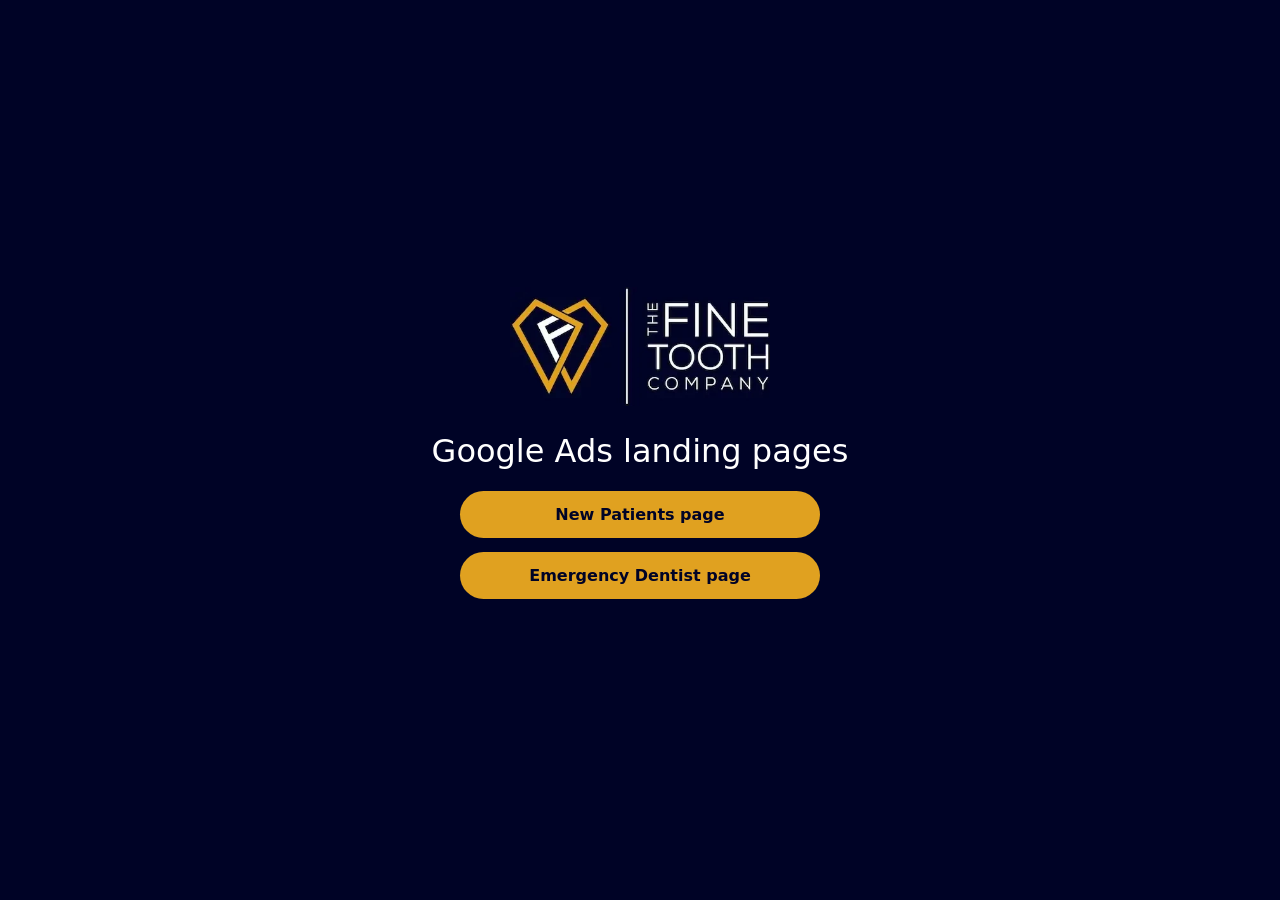
<file: index.html>
<!doctype html><html lang="en-AU"><head><meta charset="utf-8"><meta name="viewport" content="width=device-width, initial-scale=1"><meta name="robots" content="noindex"><title>The Fine Tooth Company landing pages</title>
<style>body{font-family:system-ui,sans-serif;background:#000326;color:#fff;display:grid;place-items:center;min-height:100vh;margin:0}main{text-align:center;padding:24px}img{width:260px}a{display:block;margin:14px auto;max-width:320px;padding:14px 20px;border-radius:999px;background:#E0A120;color:#000326;font-weight:700;text-decoration:none}</style></head>
<body><main><img src="assets/img/tftc-logo.webp" alt="The Fine Tooth Company"><h1 style="font-weight:500">Google Ads landing pages</h1><a href="new-patients/">New Patients page</a><a href="emergency-dentist/">Emergency Dentist page</a></main></body></html>
</file>
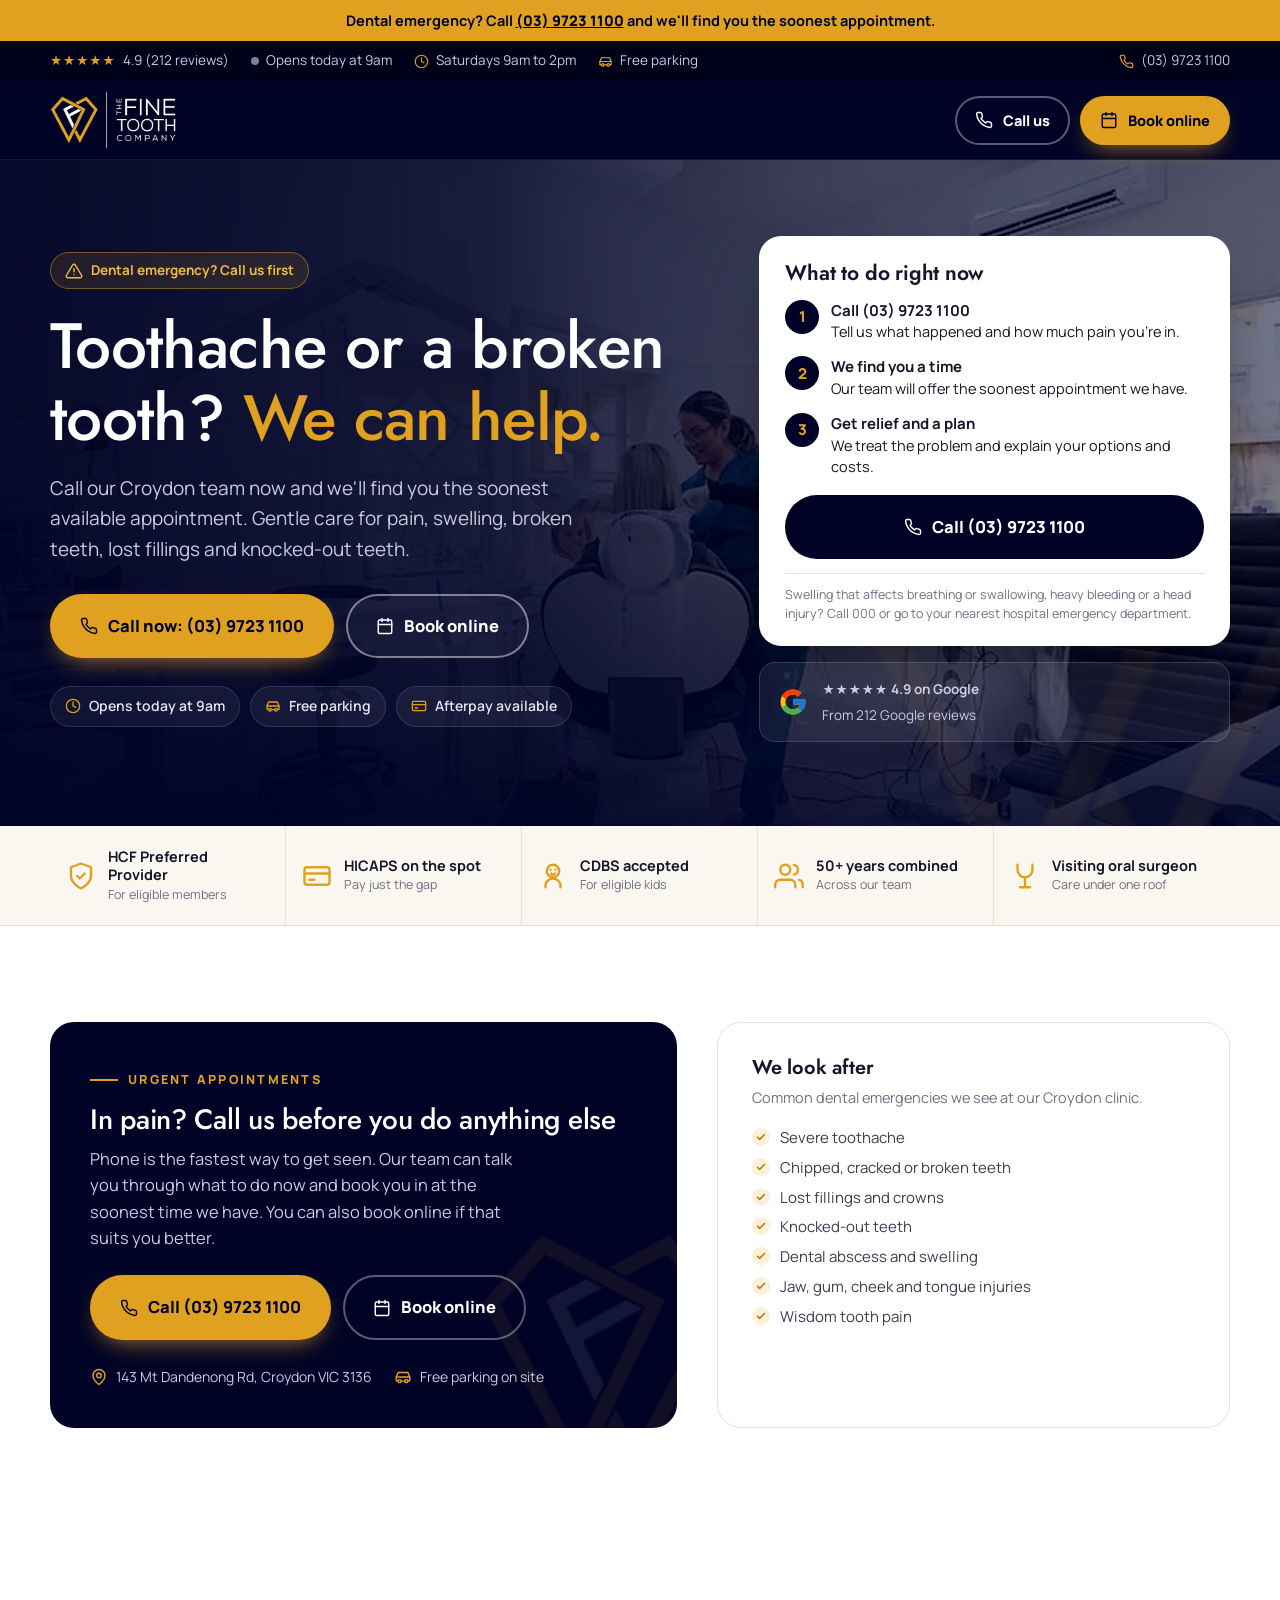
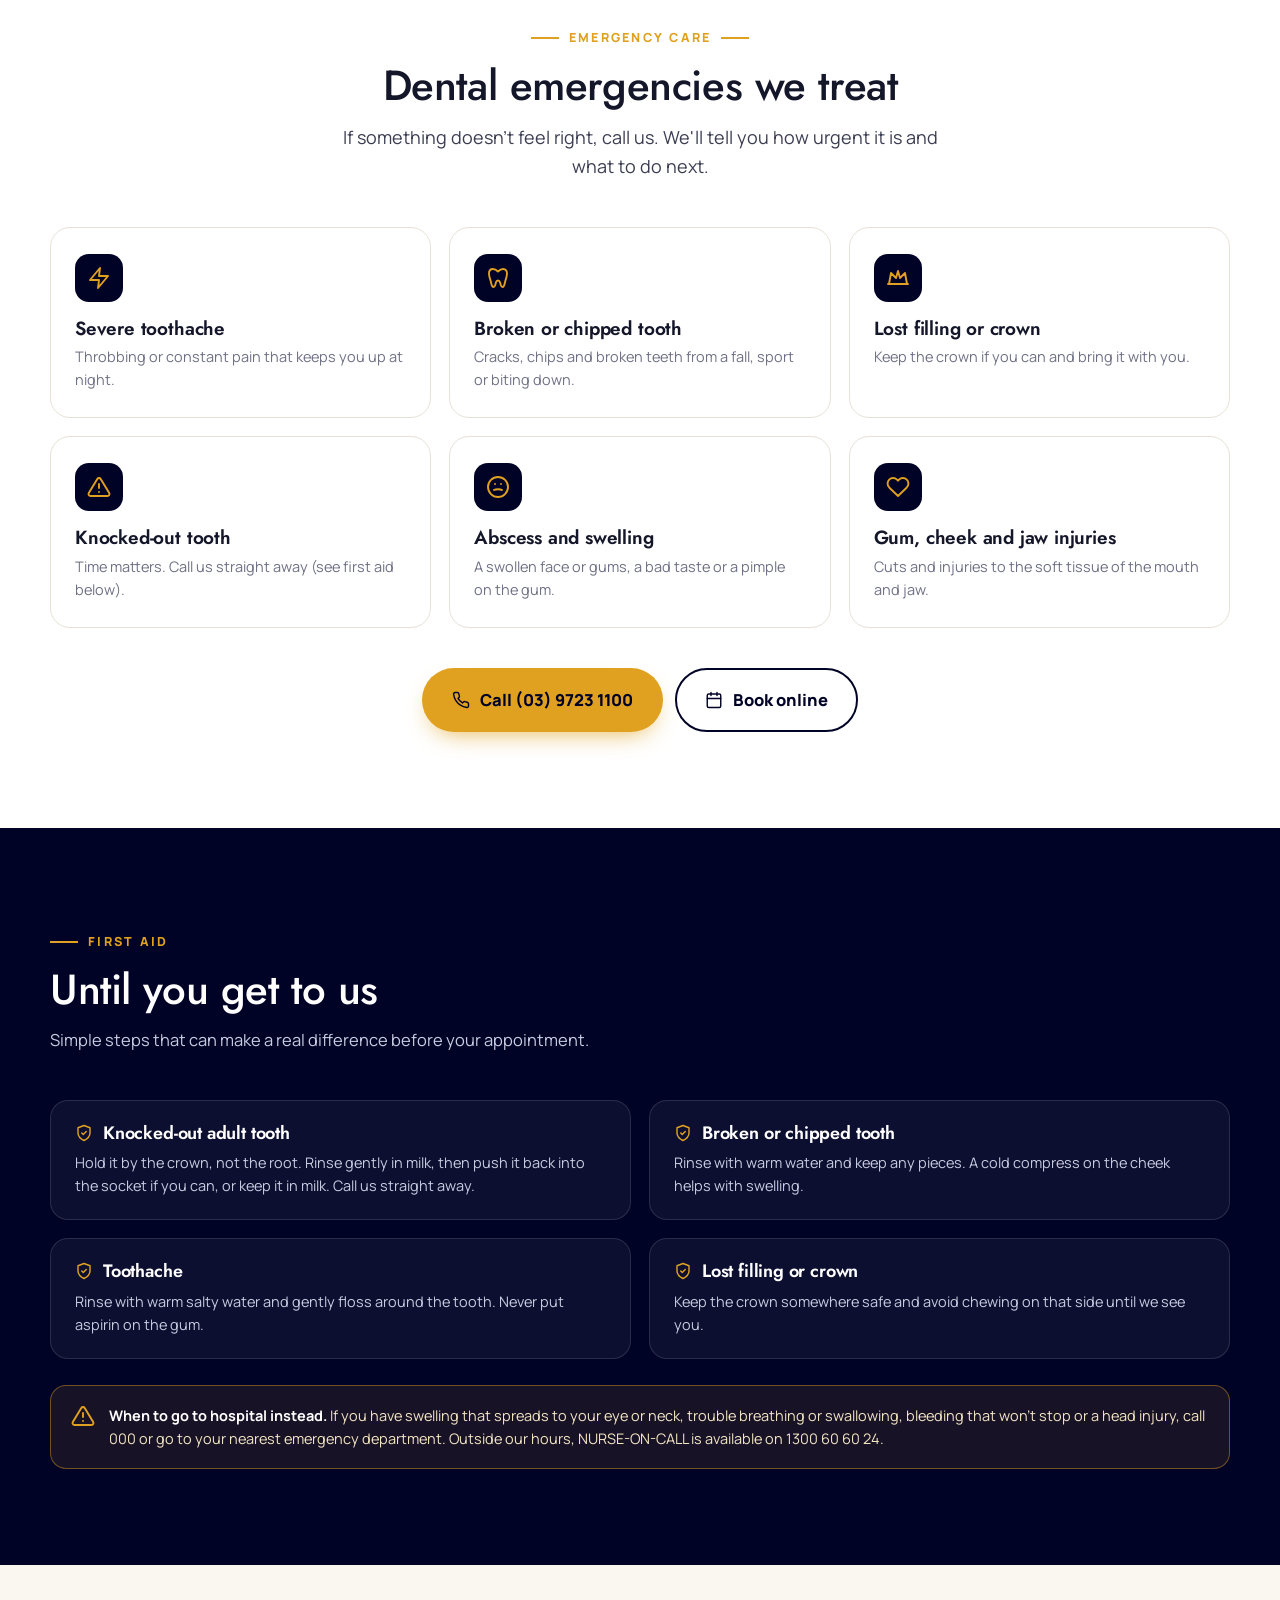
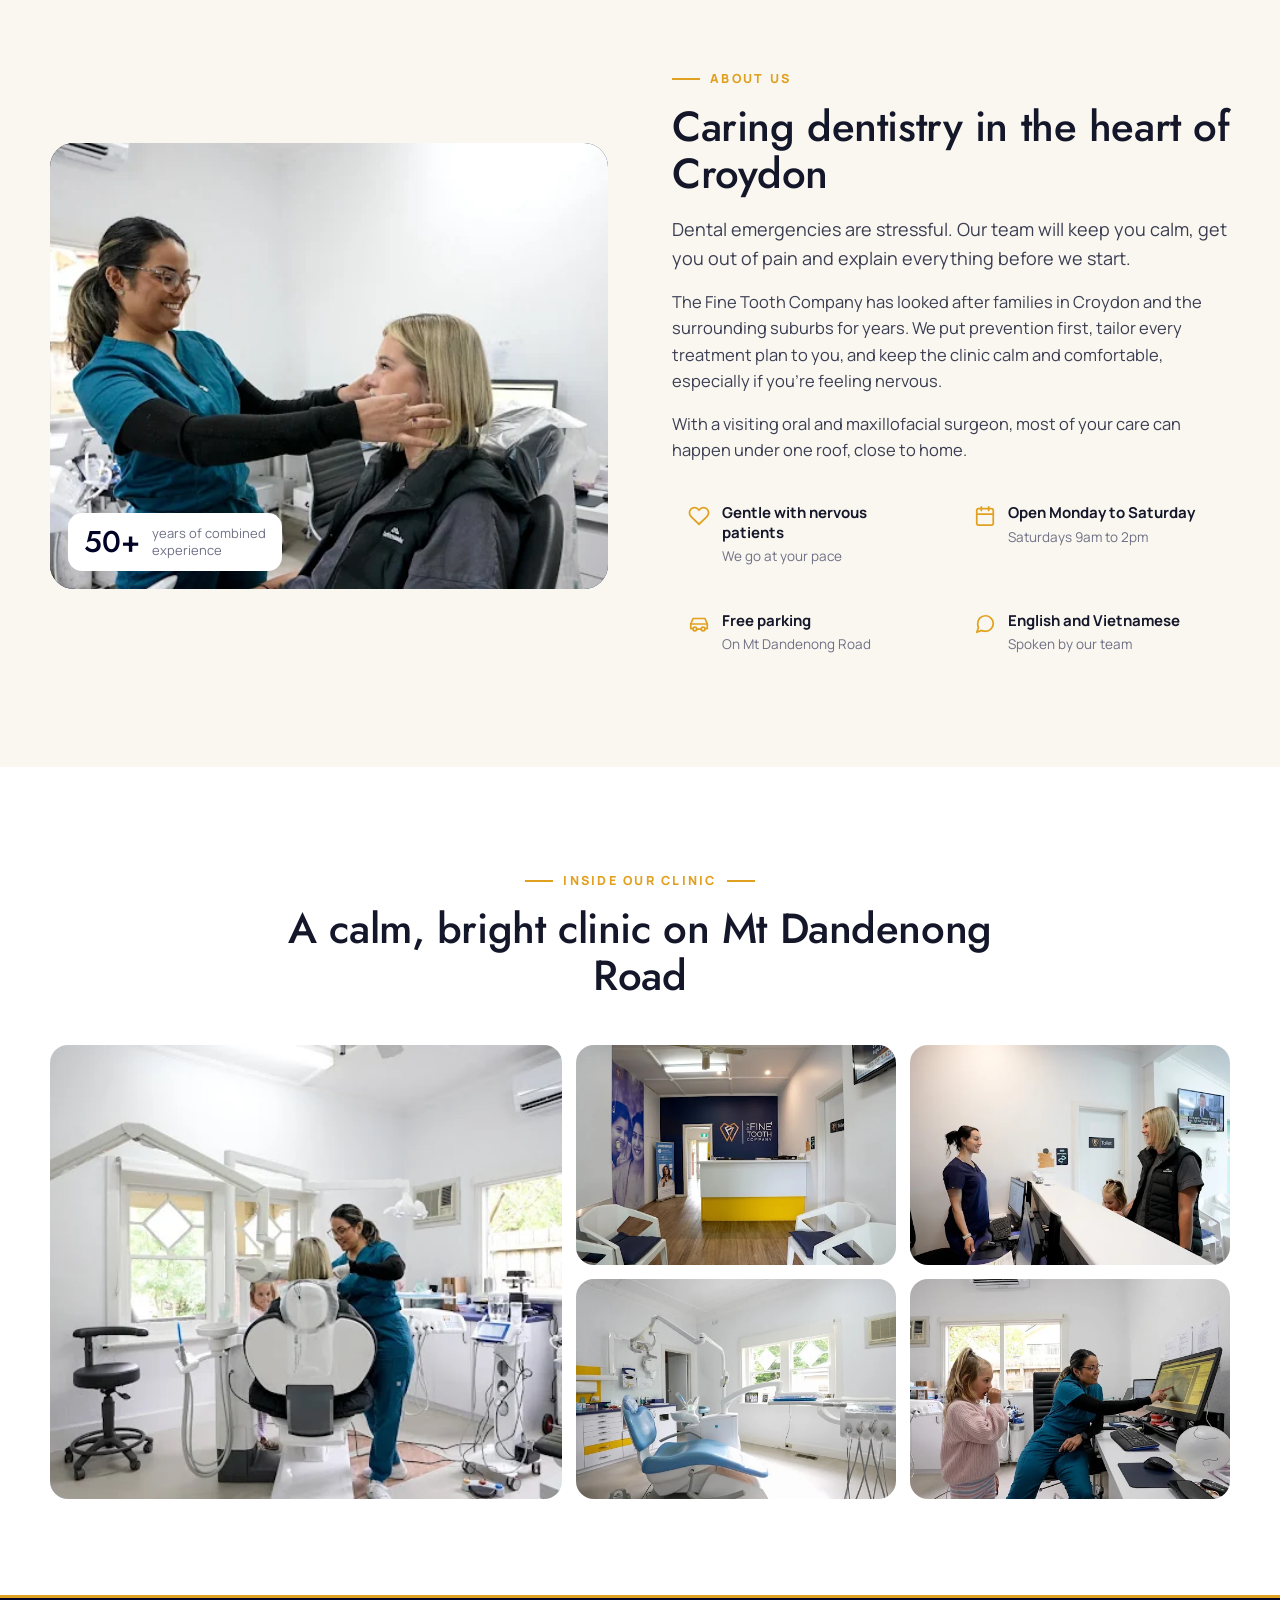
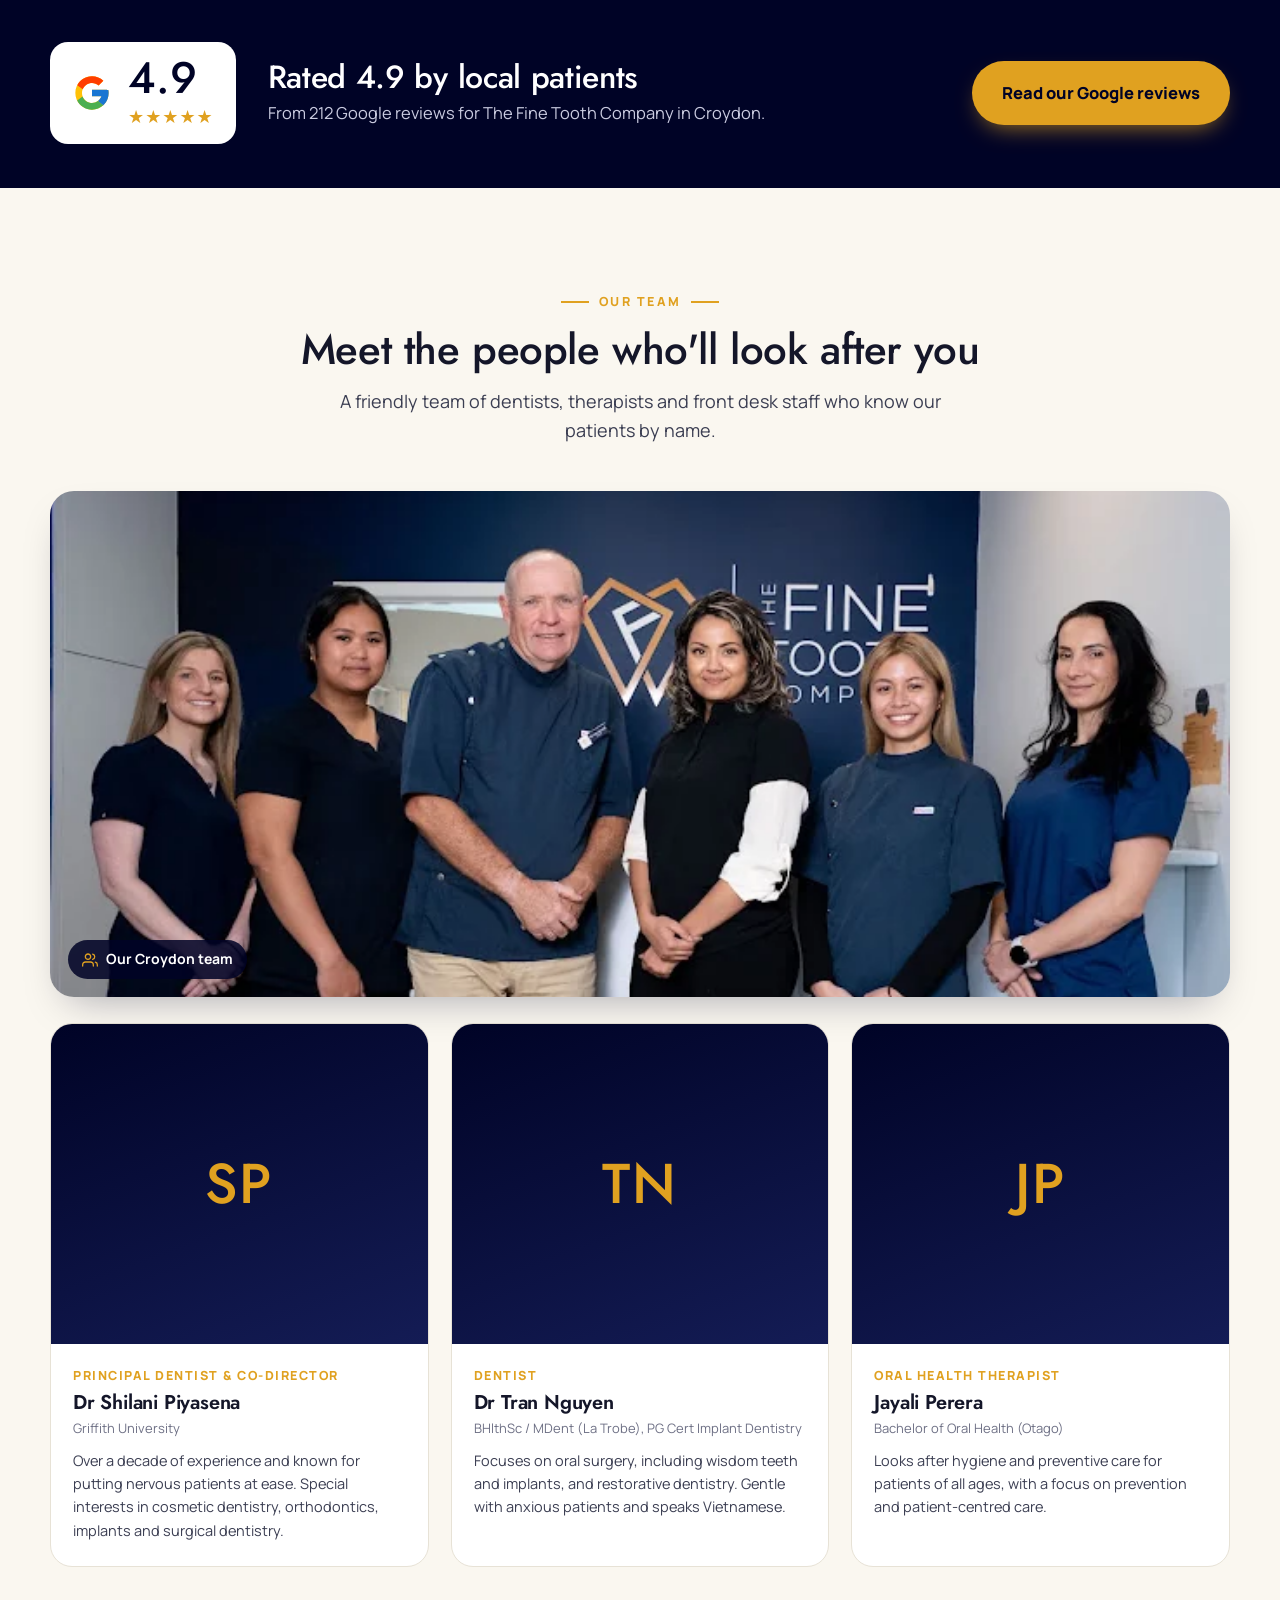
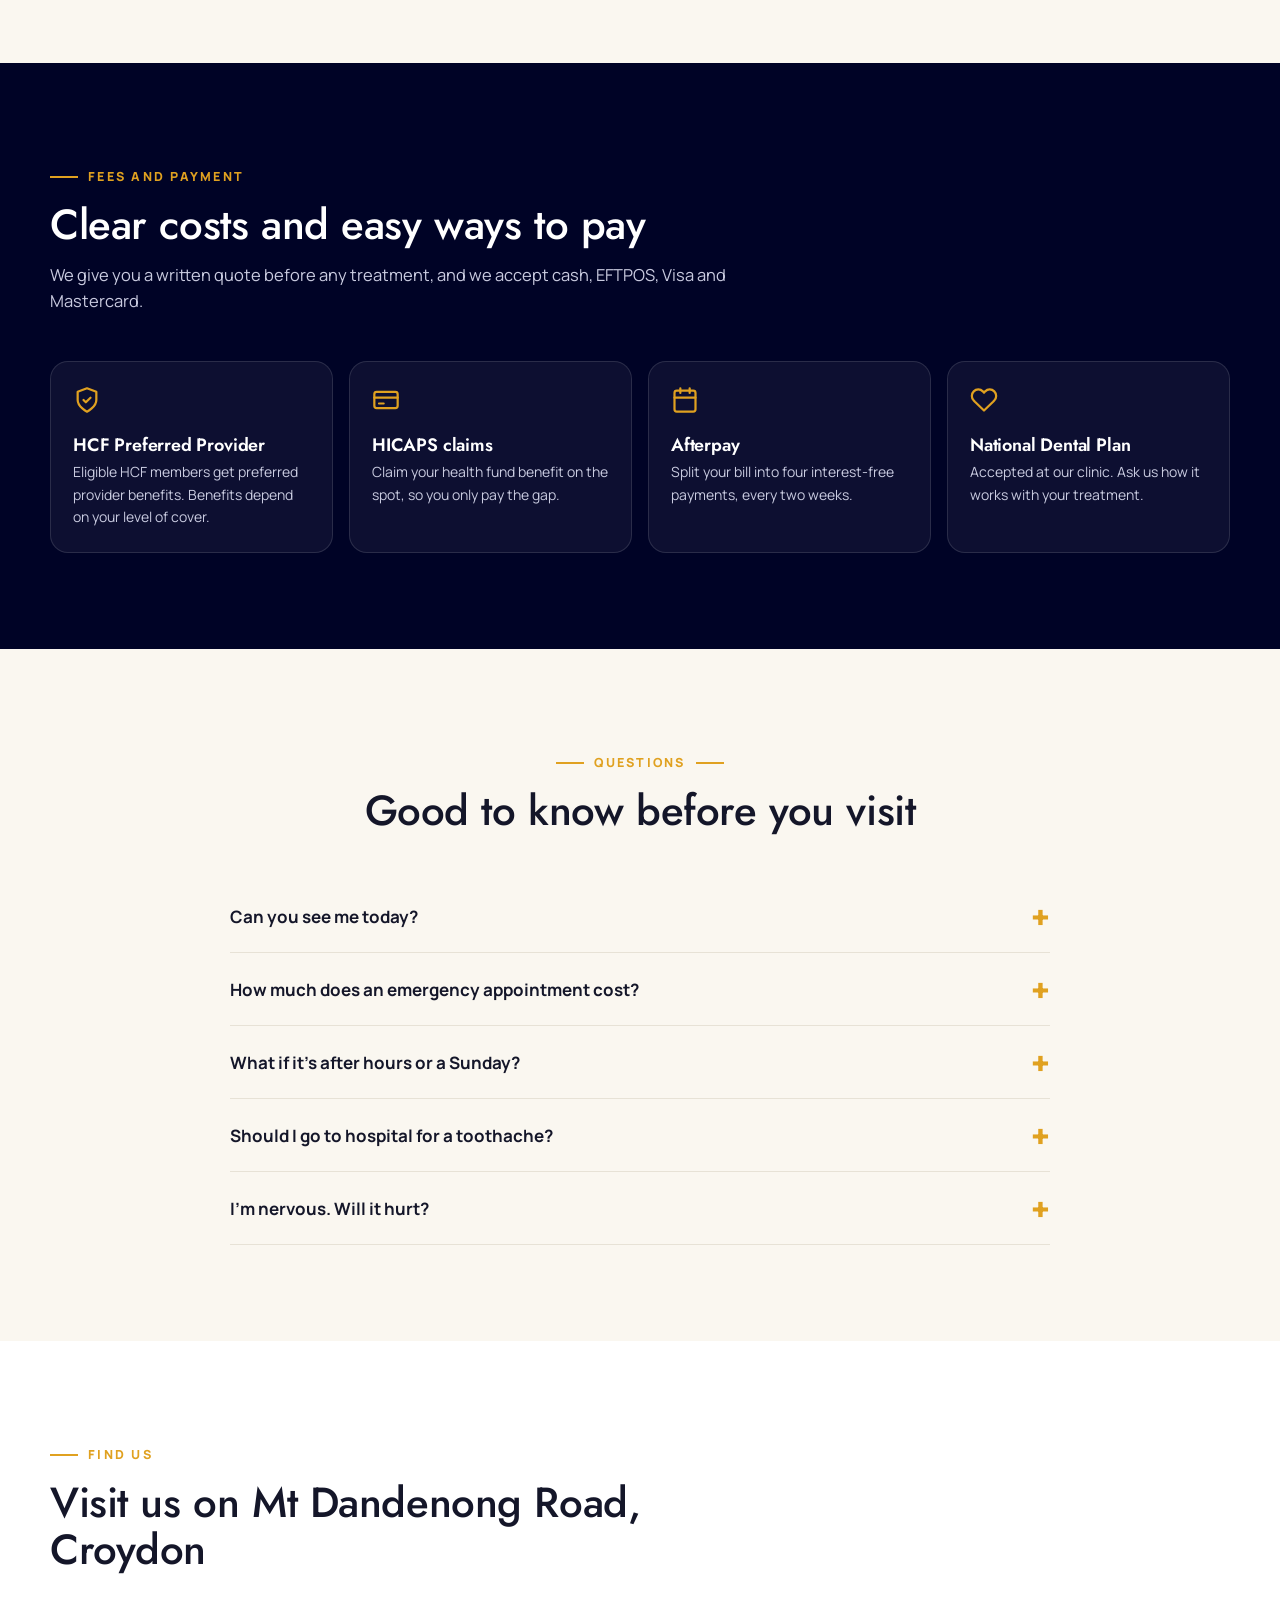
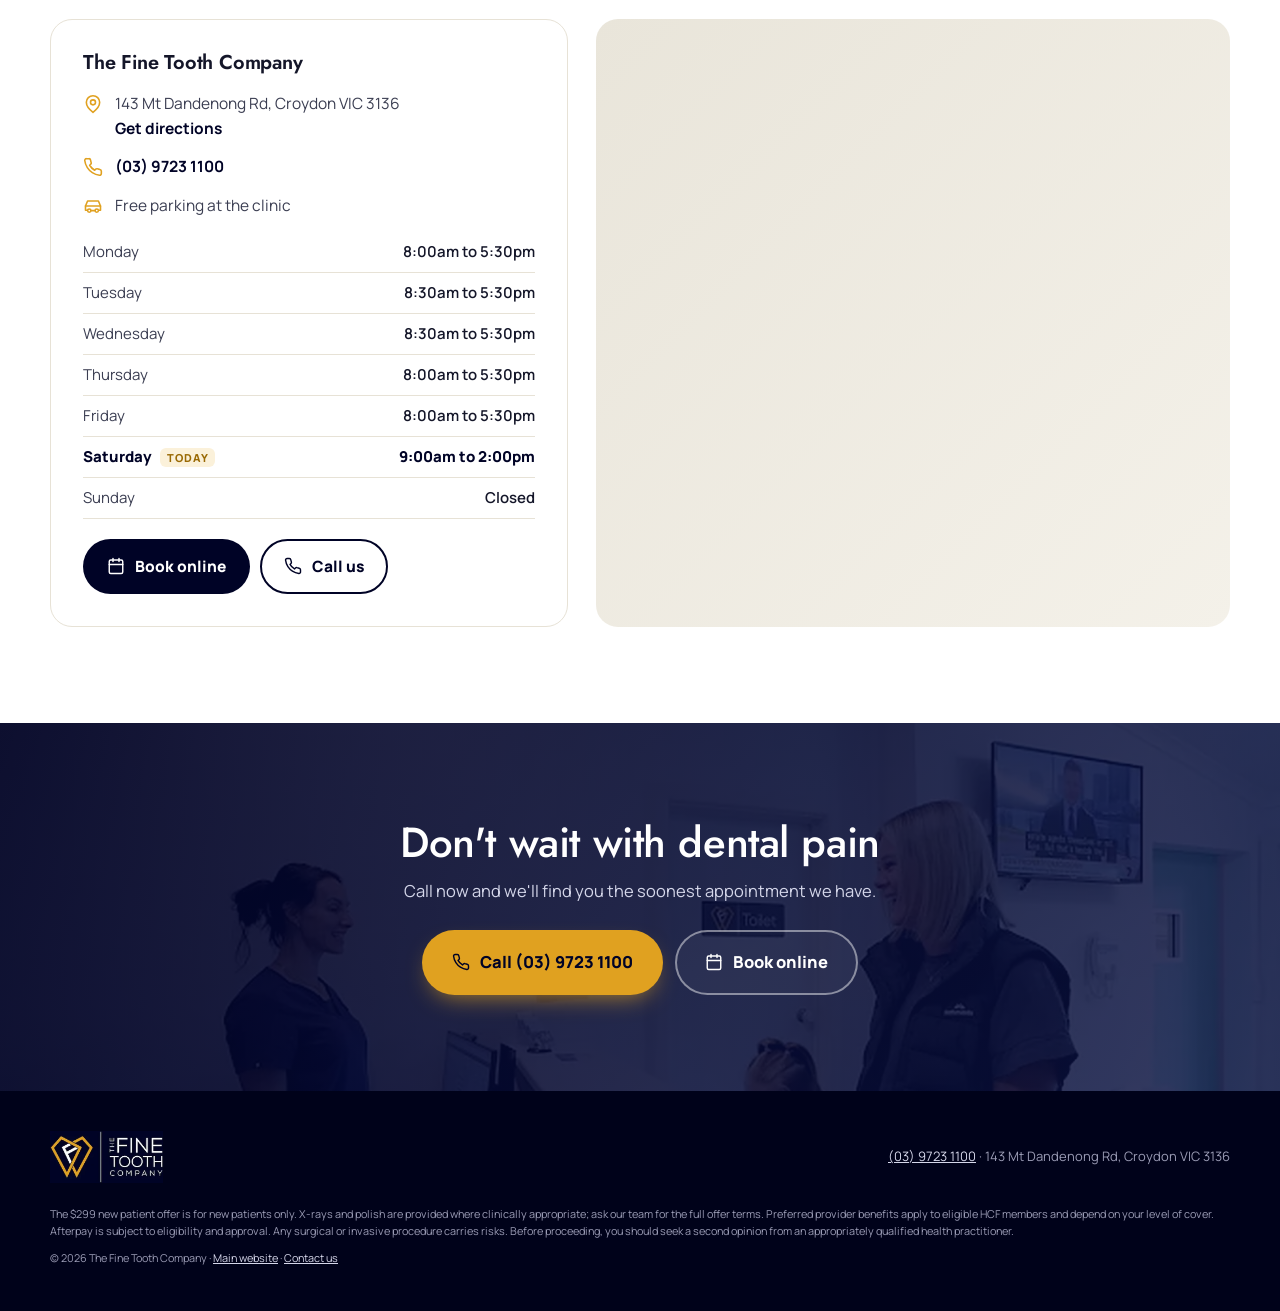
<file: emergency-dentist/index.html>
<!doctype html>
<html lang="en-AU">
<head>
<meta charset="utf-8">
<meta name="viewport" content="width=device-width, initial-scale=1">
<title>Emergency Dentist Croydon | Urgent Dental Care | The Fine Tooth Company</title>
<meta name="description" content="Dental emergency in Croydon? Toothache, broken teeth, swelling or a knocked-out tooth. Call (03) 9723 1100 and we'll find you the soonest appointment.">
<meta name="robots" content="noindex, follow">
<link rel="canonical" href="https://finetooth.com.au/">
<meta name="theme-color" content="#000326">
<link rel="icon" href="../assets/img/favicon.png" type="image/png">
<meta property="og:title" content="Emergency Dentist Croydon | Urgent Dental Care | The Fine Tooth Company">
<meta property="og:description" content="Dental emergency in Croydon? Toothache, broken teeth, swelling or a knocked-out tooth. Call (03) 9723 1100 and we'll find you the soonest appointment.">
<!-- Practice settings: edit here. Leave rating blank and the badge says "Read our Google reviews". -->
<script>
  window.TFTC = {
    rating: "4.9",         /* from the Google Business Profile */
    reviewCount: "212",
    reviewsUrl: "https://www.google.com/maps/search/?api=1&query=The+Fine+Tooth+Company+143+Mt+Dandenong+Rd+Croydon+VIC+3136",
    hours: { "Monday": ["8:00", "17:30"], "Tuesday": ["8:30", "17:30"], "Wednesday": ["8:30", "17:30"], "Thursday": ["8:00", "17:30"], "Friday": ["8:00", "17:30"], "Saturday": ["9:00", "14:00"] }   /* 24h, Melbourne time. Used for "Open now" and today's row */
  };
</script>
<!-- Google tag (GTM-TN893VDN), as supplied by the practice -->
<script async src="https://www.googletagmanager.com/gtm.js?id=GTM-TN893VDN"></script>
<script>
  window.dataLayer = window.dataLayer || [];
  function gtag(){dataLayer.push(arguments);}
  gtag('js', new Date());
</script>
<link rel="preconnect" href="https://fonts.googleapis.com">
<link rel="preconnect" href="https://fonts.gstatic.com" crossorigin>
<link href="https://fonts.googleapis.com/css2?family=Jost:wght@400;500;600&family=Manrope:wght@500;600;700;800&display=swap" rel="stylesheet">
<link rel="stylesheet" href="../assets/css/styles.css">
<link rel="preload" as="image" href="../assets/img/bg-treatment.webp">
</head>
<body data-page="emergency">
<noscript><iframe src="https://www.googletagmanager.com/ns.html?id=GTM-TN893VDN" height="0" width="0" style="display:none;visibility:hidden"></iframe></noscript>
<div class="urgent-banner">Dental emergency? Call <a class="js-call" href="tel:+61397231100" data-loc="urgent-banner">(03) 9723 1100</a> and we'll find you the soonest appointment.</div>
<div class="topbar"><div class="wrap">
  <div class="tb-items">
    <a class="tb-item" data-reviews-link href="https://www.google.com/maps/search/?api=1&query=The+Fine+Tooth+Company+143+Mt+Dandenong+Rd+Croydon+VIC+3136" target="_blank" rel="noopener"><span class="stars">★★★★★</span><span data-reviews-short>4.9 (212 reviews)</span></a>
    <span class="tb-item"><span class="dot" data-open-dot></span><span data-open-status>Open Mon to Sat</span></span>
    <span class="tb-item tb-hide"><svg class="ico" viewBox="0 0 24 24" fill="none" stroke="currentColor" stroke-width="1.9" stroke-linecap="round" stroke-linejoin="round" aria-hidden="true"><circle cx="12" cy="12" r="10"/><path d="M12 6v6l4 2"/></svg>Saturdays 9am to 2pm</span>
    <span class="tb-item tb-hide"><svg class="ico" viewBox="0 0 24 24" fill="none" stroke="currentColor" stroke-width="1.9" stroke-linecap="round" stroke-linejoin="round" aria-hidden="true"><path d="M19 17h2v-5l-2.5-6h-13L3 12v5h2"/><circle cx="7.5" cy="17.5" r="2"/><circle cx="16.5" cy="17.5" r="2"/><path d="M9.5 17.5h5M3 12h18"/></svg>Free parking</span>
  </div>
  <a class="tb-item tb-hide js-call" href="tel:+61397231100" data-loc="topbar"><svg class="ico" viewBox="0 0 24 24" fill="none" stroke="currentColor" stroke-width="1.9" stroke-linecap="round" stroke-linejoin="round" aria-hidden="true"><path d="M22 16.9v3a2 2 0 0 1-2.2 2 19.8 19.8 0 0 1-8.6-3.1 19.5 19.5 0 0 1-6-6A19.8 19.8 0 0 1 2.1 4.2 2 2 0 0 1 4.1 2h3a2 2 0 0 1 2 1.7c.1 1 .4 1.9.7 2.8a2 2 0 0 1-.5 2.1L8 9.9a16 16 0 0 0 6 6l1.3-1.3a2 2 0 0 1 2.1-.4c.9.3 1.8.6 2.8.7a2 2 0 0 1 1.7 2z"/></svg>(03) 9723 1100</a>
</div></div>
<header class="header"><div class="wrap">
  <a class="brand" href="#top" aria-label="The Fine Tooth Company"><img src="../assets/img/tftc-logo.webp" alt="The Fine Tooth Company" width="410" height="189"></a>
  <div class="header-cta"><a class="btn btn-outline-light js-call" href="tel:+61397231100" data-loc="header"><svg class="ico" viewBox="0 0 24 24" fill="none" stroke="currentColor" stroke-width="1.9" stroke-linecap="round" stroke-linejoin="round" aria-hidden="true"><path d="M22 16.9v3a2 2 0 0 1-2.2 2 19.8 19.8 0 0 1-8.6-3.1 19.5 19.5 0 0 1-6-6A19.8 19.8 0 0 1 2.1 4.2 2 2 0 0 1 4.1 2h3a2 2 0 0 1 2 1.7c.1 1 .4 1.9.7 2.8a2 2 0 0 1-.5 2.1L8 9.9a16 16 0 0 0 6 6l1.3-1.3a2 2 0 0 1 2.1-.4c.9.3 1.8.6 2.8.7a2 2 0 0 1 1.7 2z"/></svg>Call us</a><a class="btn btn-gold js-book" href="https://www.corepractice.is/practices/ftc/the-fine-tooth-company#/" target="_blank" rel="noopener" data-loc="header"><svg class="ico" viewBox="0 0 24 24" fill="none" stroke="currentColor" stroke-width="1.9" stroke-linecap="round" stroke-linejoin="round" aria-hidden="true"><rect x="3" y="4" width="18" height="18" rx="2"/><path d="M16 2v4M8 2v4M3 10h18"/></svg>Book online</a></div>
</div></header>

<section class="hero" id="top">
  <div class="hero-bg"><img src="../assets/img/bg-treatment.webp" alt="" width="1600" height="899" fetchpriority="high"></div>
  <div class="wrap">
    <div>
      <span class="pill"><svg class="ico" viewBox="0 0 24 24" fill="none" stroke="currentColor" stroke-width="1.9" stroke-linecap="round" stroke-linejoin="round" aria-hidden="true"><path d="M10.3 3.9L1.8 18a2 2 0 0 0 1.7 3h17a2 2 0 0 0 1.7-3L13.7 3.9a2 2 0 0 0-3.4 0z"/><path d="M12 9v4M12 17h.01"/></svg>Dental emergency? Call us first</span>
      <h1>Toothache or a broken tooth? <em>We can help.</em></h1>
      <p class="sub">Call our Croydon team now and we'll find you the soonest available appointment. Gentle care for pain, swelling, broken teeth, lost fillings and knocked-out teeth.</p>
      <div class="hero-ctas"><a class="btn btn-gold btn-lg js-call" href="tel:+61397231100" data-loc="hero"><svg class="ico" viewBox="0 0 24 24" fill="none" stroke="currentColor" stroke-width="1.9" stroke-linecap="round" stroke-linejoin="round" aria-hidden="true"><path d="M22 16.9v3a2 2 0 0 1-2.2 2 19.8 19.8 0 0 1-8.6-3.1 19.5 19.5 0 0 1-6-6A19.8 19.8 0 0 1 2.1 4.2 2 2 0 0 1 4.1 2h3a2 2 0 0 1 2 1.7c.1 1 .4 1.9.7 2.8a2 2 0 0 1-.5 2.1L8 9.9a16 16 0 0 0 6 6l1.3-1.3a2 2 0 0 1 2.1-.4c.9.3 1.8.6 2.8.7a2 2 0 0 1 1.7 2z"/></svg>Call now: (03) 9723 1100</a><a class="btn btn-ghost btn-lg js-book" href="https://www.corepractice.is/practices/ftc/the-fine-tooth-company#/" target="_blank" rel="noopener" data-loc="hero"><svg class="ico" viewBox="0 0 24 24" fill="none" stroke="currentColor" stroke-width="1.9" stroke-linecap="round" stroke-linejoin="round" aria-hidden="true"><rect x="3" y="4" width="18" height="18" rx="2"/><path d="M16 2v4M8 2v4M3 10h18"/></svg>Book online</a></div>
      <div class="hero-facts">
        <span class="chip"><svg class="ico" viewBox="0 0 24 24" fill="none" stroke="currentColor" stroke-width="1.9" stroke-linecap="round" stroke-linejoin="round" aria-hidden="true"><circle cx="12" cy="12" r="10"/><path d="M12 6v6l4 2"/></svg><span data-open-status>Open Mon to Sat</span></span>
        <span class="chip"><svg class="ico" viewBox="0 0 24 24" fill="none" stroke="currentColor" stroke-width="1.9" stroke-linecap="round" stroke-linejoin="round" aria-hidden="true"><path d="M19 17h2v-5l-2.5-6h-13L3 12v5h2"/><circle cx="7.5" cy="17.5" r="2"/><circle cx="16.5" cy="17.5" r="2"/><path d="M9.5 17.5h5M3 12h18"/></svg>Free parking</span>
        <span class="chip"><svg class="ico" viewBox="0 0 24 24" fill="none" stroke="currentColor" stroke-width="1.9" stroke-linecap="round" stroke-linejoin="round" aria-hidden="true"><rect x="2" y="5" width="20" height="14" rx="2"/><path d="M2 10h20M6 15h4"/></svg>Afterpay available</span>
      </div>
    </div>
    <div class="hero-side">
      <div class="steps-card">
        <h3>What to do right now</h3>
        <ol>
          <li><div><b>Call (03) 9723 1100</b>Tell us what happened and how much pain you're in.</div></li>
          <li><div><b>We find you a time</b>Our team will offer the soonest appointment we have.</div></li>
          <li><div><b>Get relief and a plan</b>We treat the problem and explain your options and costs.</div></li>
        </ol>
        <a class="btn btn-navy btn-lg js-call" href="tel:+61397231100" data-loc="steps-card"><svg class="ico" viewBox="0 0 24 24" fill="none" stroke="currentColor" stroke-width="1.9" stroke-linecap="round" stroke-linejoin="round" aria-hidden="true"><path d="M22 16.9v3a2 2 0 0 1-2.2 2 19.8 19.8 0 0 1-8.6-3.1 19.5 19.5 0 0 1-6-6A19.8 19.8 0 0 1 2.1 4.2 2 2 0 0 1 4.1 2h3a2 2 0 0 1 2 1.7c.1 1 .4 1.9.7 2.8a2 2 0 0 1-.5 2.1L8 9.9a16 16 0 0 0 6 6l1.3-1.3a2 2 0 0 1 2.1-.4c.9.3 1.8.6 2.8.7a2 2 0 0 1 1.7 2z"/></svg>Call (03) 9723 1100</a>
        <div class="warn">Swelling that affects breathing or swallowing, heavy bleeding or a head injury? Call 000 or go to your nearest hospital emergency department.</div>
      </div>
      <a class="review-card" data-reviews-link href="https://www.google.com/maps/search/?api=1&query=The+Fine+Tooth+Company+143+Mt+Dandenong+Rd+Croydon+VIC+3136" target="_blank" rel="noopener"><svg viewBox="0 0 48 48" aria-hidden="true"><path fill="#FFC107" d="M43.6 20.5H42V20H24v8h11.3C33.7 32.7 29.2 36 24 36c-6.6 0-12-5.4-12-12s5.4-12 12-12c3 0 5.8 1.1 7.9 3l5.7-5.7C34 6.1 29.3 4 24 4 12.9 4 4 12.9 4 24s8.9 20 20 20 20-8.9 20-20c0-1.3-.1-2.6-.4-3.5z"/><path fill="#FF3D00" d="M6.3 14.7l6.6 4.8C14.7 15.1 19 12 24 12c3 0 5.8 1.1 7.9 3l5.7-5.7C34 6.1 29.3 4 24 4 16.3 4 9.7 8.3 6.3 14.7z"/><path fill="#4CAF50" d="M24 44c5.2 0 9.9-2 13.4-5.2l-6.2-5.2C29.2 35.1 26.7 36 24 36c-5.2 0-9.6-3.3-11.3-7.9l-6.5 5C9.5 39.6 16.2 44 24 44z"/><path fill="#1976D2" d="M43.6 20.5H42V20H24v8h11.3c-.8 2.2-2.2 4.2-4.1 5.6l6.2 5.2C37 39.2 44 34 44 24c0-1.3-.1-2.6-.4-3.5z"/></svg><div><strong><span class="stars">★★★★★</span> <span data-reviews-title>4.9 on Google</span></strong><span data-reviews-sub>From 212 Google reviews</span></div></a>
    </div>
  </div>
</section>
<div class="trust"><div class="wrap"><div class="trust-item"><svg class="ico" viewBox="0 0 24 24" fill="none" stroke="currentColor" stroke-width="1.9" stroke-linecap="round" stroke-linejoin="round" aria-hidden="true"><path d="M12 22s8-4 8-10V5l-8-3-8 3v7c0 6 8 10 8 10z"/><path d="M9 12l2 2 4-4"/></svg><div><b>HCF Preferred Provider</b><span>For eligible members</span></div></div><div class="trust-item"><svg class="ico" viewBox="0 0 24 24" fill="none" stroke="currentColor" stroke-width="1.9" stroke-linecap="round" stroke-linejoin="round" aria-hidden="true"><rect x="2" y="5" width="20" height="14" rx="2"/><path d="M2 10h20M6 15h4"/></svg><div><b>HICAPS on the spot</b><span>Pay just the gap</span></div></div><div class="trust-item"><svg class="ico" viewBox="0 0 24 24" fill="none" stroke="currentColor" stroke-width="1.9" stroke-linecap="round" stroke-linejoin="round" aria-hidden="true"><circle cx="12" cy="8" r="5"/><path d="M10 7h.01M14 7h.01M10.5 10s.6.8 1.5.8 1.5-.8 1.5-.8M6 21v-1a6 6 0 0 1 12 0v1"/></svg><div><b>CDBS accepted</b><span>For eligible kids</span></div></div><div class="trust-item"><svg class="ico" viewBox="0 0 24 24" fill="none" stroke="currentColor" stroke-width="1.9" stroke-linecap="round" stroke-linejoin="round" aria-hidden="true"><path d="M17 21v-2a4 4 0 0 0-4-4H5a4 4 0 0 0-4 4v2"/><circle cx="9" cy="7" r="4"/><path d="M23 21v-2a4 4 0 0 0-3-3.9M16 3.1a4 4 0 0 1 0 7.8"/></svg><div><b>50+ years combined</b><span>Across our team</span></div></div><div class="trust-item"><svg class="ico" viewBox="0 0 24 24" fill="none" stroke="currentColor" stroke-width="1.9" stroke-linecap="round" stroke-linejoin="round" aria-hidden="true"><path d="M6 3v4a6 6 0 0 0 12 0V3"/><path d="M12 13v8M8 21h8"/></svg><div><b>Visiting oral surgeon</b><span>Care under one roof</span></div></div></div></div>
<section class="block" id="book">
  <div class="wrap book-grid">
    <div class="book-panel reveal">
      <span class="kicker">Urgent appointments</span>
      <h3 style="margin-top:14px">In pain? Call us before you do anything else</h3>
      <p>Phone is the fastest way to get seen. Our team can talk you through what to do now and book you in at the soonest time we have. You can also book online if that suits you better.</p>
      <div class="row"><a class="btn btn-gold btn-lg js-call" href="tel:+61397231100" data-loc="booking"><svg class="ico" viewBox="0 0 24 24" fill="none" stroke="currentColor" stroke-width="1.9" stroke-linecap="round" stroke-linejoin="round" aria-hidden="true"><path d="M22 16.9v3a2 2 0 0 1-2.2 2 19.8 19.8 0 0 1-8.6-3.1 19.5 19.5 0 0 1-6-6A19.8 19.8 0 0 1 2.1 4.2 2 2 0 0 1 4.1 2h3a2 2 0 0 1 2 1.7c.1 1 .4 1.9.7 2.8a2 2 0 0 1-.5 2.1L8 9.9a16 16 0 0 0 6 6l1.3-1.3a2 2 0 0 1 2.1-.4c.9.3 1.8.6 2.8.7a2 2 0 0 1 1.7 2z"/></svg>Call (03) 9723 1100</a><a class="btn btn-outline-light btn-lg js-book" href="https://www.corepractice.is/practices/ftc/the-fine-tooth-company#/" target="_blank" rel="noopener" data-loc="booking"><svg class="ico" viewBox="0 0 24 24" fill="none" stroke="currentColor" stroke-width="1.9" stroke-linecap="round" stroke-linejoin="round" aria-hidden="true"><rect x="3" y="4" width="18" height="18" rx="2"/><path d="M16 2v4M8 2v4M3 10h18"/></svg>Book online</a></div>
      <div class="meta"><span><svg class="ico" viewBox="0 0 24 24" fill="none" stroke="currentColor" stroke-width="1.9" stroke-linecap="round" stroke-linejoin="round" aria-hidden="true"><path d="M20 10c0 6-8 12-8 12s-8-6-8-12a8 8 0 0 1 16 0z"/><circle cx="12" cy="10" r="3"/></svg>143 Mt Dandenong Rd, Croydon VIC 3136</span><span><svg class="ico" viewBox="0 0 24 24" fill="none" stroke="currentColor" stroke-width="1.9" stroke-linecap="round" stroke-linejoin="round" aria-hidden="true"><path d="M19 17h2v-5l-2.5-6h-13L3 12v5h2"/><circle cx="7.5" cy="17.5" r="2"/><circle cx="16.5" cy="17.5" r="2"/><path d="M9.5 17.5h5M3 12h18"/></svg>Free parking on site</span></div>
    </div>
      <div class="incl reveal">
        <h3>We look after</h3>
        <p>Common dental emergencies we see at our Croydon clinic.</p>
        <ul class="ticks"><li>Severe toothache</li><li>Chipped, cracked or broken teeth</li><li>Lost fillings and crowns</li><li>Knocked-out teeth</li><li>Dental abscess and swelling</li><li>Jaw, gum, cheek and tongue injuries</li><li>Wisdom tooth pain</li></ul>
      </div>
  </div>
</section>

<section class="block" id="services">
  <div class="wrap">
    <div class="sec-head center"><span class="kicker">Emergency care</span><h2>Dental emergencies we treat</h2><p class="lead center">If something doesn't feel right, call us. We'll tell you how urgent it is and what to do next.</p></div>
    <div class="cards"><div class="card reveal"><div class="ib"><svg class="ico" viewBox="0 0 24 24" fill="none" stroke="currentColor" stroke-width="1.9" stroke-linecap="round" stroke-linejoin="round" aria-hidden="true"><path d="M13 2L3 14h9l-1 8 10-12h-9z"/></svg></div><h3>Severe toothache</h3><p>Throbbing or constant pain that keeps you up at night.</p></div><div class="card reveal"><div class="ib"><svg class="ico" viewBox="0 0 24 24" fill="none" stroke="currentColor" stroke-width="1.9" stroke-linecap="round" stroke-linejoin="round" aria-hidden="true"><path d="M12 5.5C10.5 4 8.6 3 6.8 3 4.2 3 3 5.2 3 7.6c0 3 1 4.6 1.7 7.4.6 2.6 1 6 2.8 6 1.7 0 1.9-2.5 2.4-4.4.4-1.4.9-2.1 2.1-2.1s1.7.7 2.1 2.1c.5 1.9.7 4.4 2.4 4.4 1.8 0 2.2-3.4 2.8-6 .7-2.8 1.7-4.4 1.7-7.4C21 5.2 19.8 3 17.2 3c-1.8 0-3.7 1-5.2 2.5z"/></svg></div><h3>Broken or chipped tooth</h3><p>Cracks, chips and broken teeth from a fall, sport or biting down.</p></div><div class="card reveal"><div class="ib"><svg class="ico" viewBox="0 0 24 24" fill="none" stroke="currentColor" stroke-width="1.9" stroke-linecap="round" stroke-linejoin="round" aria-hidden="true"><path d="M2 18h20M3 18l2-11 5 5 2-7 2 7 5-5 2 11"/></svg></div><h3>Lost filling or crown</h3><p>Keep the crown if you can and bring it with you.</p></div><div class="card reveal"><div class="ib"><svg class="ico" viewBox="0 0 24 24" fill="none" stroke="currentColor" stroke-width="1.9" stroke-linecap="round" stroke-linejoin="round" aria-hidden="true"><path d="M10.3 3.9L1.8 18a2 2 0 0 0 1.7 3h17a2 2 0 0 0 1.7-3L13.7 3.9a2 2 0 0 0-3.4 0z"/><path d="M12 9v4M12 17h.01"/></svg></div><h3>Knocked-out tooth</h3><p>Time matters. Call us straight away (see first aid below).</p></div><div class="card reveal"><div class="ib"><svg class="ico" viewBox="0 0 24 24" fill="none" stroke="currentColor" stroke-width="1.9" stroke-linecap="round" stroke-linejoin="round" aria-hidden="true"><circle cx="12" cy="12" r="10"/><path d="M8 15c1.5-1 6.5-1 8 0M9 9h.01M15 9h.01"/></svg></div><h3>Abscess and swelling</h3><p>A swollen face or gums, a bad taste or a pimple on the gum.</p></div><div class="card reveal"><div class="ib"><svg class="ico" viewBox="0 0 24 24" fill="none" stroke="currentColor" stroke-width="1.9" stroke-linecap="round" stroke-linejoin="round" aria-hidden="true"><path d="M20.8 4.6a5.5 5.5 0 0 0-7.8 0L12 5.7l-1-1.1a5.5 5.5 0 0 0-7.8 7.8l1 1.1L12 21l7.8-7.5 1-1.1a5.5 5.5 0 0 0 0-7.8z"/></svg></div><h3>Gum, cheek and jaw injuries</h3><p>Cuts and injuries to the soft tissue of the mouth and jaw.</p></div></div>
    <div class="cards-cta"><a class="btn btn-gold btn-lg js-call" href="tel:+61397231100" data-loc="emergencies"><svg class="ico" viewBox="0 0 24 24" fill="none" stroke="currentColor" stroke-width="1.9" stroke-linecap="round" stroke-linejoin="round" aria-hidden="true"><path d="M22 16.9v3a2 2 0 0 1-2.2 2 19.8 19.8 0 0 1-8.6-3.1 19.5 19.5 0 0 1-6-6A19.8 19.8 0 0 1 2.1 4.2 2 2 0 0 1 4.1 2h3a2 2 0 0 1 2 1.7c.1 1 .4 1.9.7 2.8a2 2 0 0 1-.5 2.1L8 9.9a16 16 0 0 0 6 6l1.3-1.3a2 2 0 0 1 2.1-.4c.9.3 1.8.6 2.8.7a2 2 0 0 1 1.7 2z"/></svg>Call (03) 9723 1100</a><a class="btn btn-outline btn-lg js-book" href="https://www.corepractice.is/practices/ftc/the-fine-tooth-company#/" target="_blank" rel="noopener" data-loc="emergencies"><svg class="ico" viewBox="0 0 24 24" fill="none" stroke="currentColor" stroke-width="1.9" stroke-linecap="round" stroke-linejoin="round" aria-hidden="true"><rect x="3" y="4" width="18" height="18" rx="2"/><path d="M16 2v4M8 2v4M3 10h18"/></svg>Book online</a></div>
  </div>
</section>
<section class="block navy" id="first-aid">
  <div class="wrap">
    <div class="sec-head"><span class="kicker">First aid</span><h2>Until you get to us</h2><p style="color:#C9CBE0">Simple steps that can make a real difference before your appointment.</p></div>
    <div class="aid"><div class="aid-item reveal"><h3><svg class="ico" viewBox="0 0 24 24" fill="none" stroke="currentColor" stroke-width="1.9" stroke-linecap="round" stroke-linejoin="round" aria-hidden="true"><path d="M12 22s8-4 8-10V5l-8-3-8 3v7c0 6 8 10 8 10z"/><path d="M9 12l2 2 4-4"/></svg>Knocked-out adult tooth</h3><p>Hold it by the crown, not the root. Rinse gently in milk, then push it back into the socket if you can, or keep it in milk. Call us straight away.</p></div><div class="aid-item reveal"><h3><svg class="ico" viewBox="0 0 24 24" fill="none" stroke="currentColor" stroke-width="1.9" stroke-linecap="round" stroke-linejoin="round" aria-hidden="true"><path d="M12 22s8-4 8-10V5l-8-3-8 3v7c0 6 8 10 8 10z"/><path d="M9 12l2 2 4-4"/></svg>Broken or chipped tooth</h3><p>Rinse with warm water and keep any pieces. A cold compress on the cheek helps with swelling.</p></div><div class="aid-item reveal"><h3><svg class="ico" viewBox="0 0 24 24" fill="none" stroke="currentColor" stroke-width="1.9" stroke-linecap="round" stroke-linejoin="round" aria-hidden="true"><path d="M12 22s8-4 8-10V5l-8-3-8 3v7c0 6 8 10 8 10z"/><path d="M9 12l2 2 4-4"/></svg>Toothache</h3><p>Rinse with warm salty water and gently floss around the tooth. Never put aspirin on the gum.</p></div><div class="aid-item reveal"><h3><svg class="ico" viewBox="0 0 24 24" fill="none" stroke="currentColor" stroke-width="1.9" stroke-linecap="round" stroke-linejoin="round" aria-hidden="true"><path d="M12 22s8-4 8-10V5l-8-3-8 3v7c0 6 8 10 8 10z"/><path d="M9 12l2 2 4-4"/></svg>Lost filling or crown</h3><p>Keep the crown somewhere safe and avoid chewing on that side until we see you.</p></div></div>
    <div class="alert"><svg class="ico" viewBox="0 0 24 24" fill="none" stroke="currentColor" stroke-width="1.9" stroke-linecap="round" stroke-linejoin="round" aria-hidden="true"><path d="M10.3 3.9L1.8 18a2 2 0 0 0 1.7 3h17a2 2 0 0 0 1.7-3L13.7 3.9a2 2 0 0 0-3.4 0z"/><path d="M12 9v4M12 17h.01"/></svg><div><b>When to go to hospital instead.</b> If you have swelling that spreads to your eye or neck, trouble breathing or swallowing, bleeding that won't stop or a head injury, call 000 or go to your nearest emergency department. Outside our hours, NURSE-ON-CALL is available on 1300 60 60 24.</div></div>
  </div>
</section>

<section class="block cream" id="about">
  <div class="wrap about-grid">
    <div class="photo reveal">
      <img src="../assets/img/jaw-check.webp" alt="A dentist gently checking a patient's jaw at The Fine Tooth Company" width="680" height="382" loading="lazy">
      <div class="tag"><b>50+</b><span>years of combined<br>experience</span></div>
    </div>
    <div class="about-copy reveal">
      <span class="kicker">About us</span>
      <h2 style="margin:14px 0 18px">Caring dentistry in the heart of Croydon</h2>
      <p class="lead" style="margin-bottom:16px">Dental emergencies are stressful. Our team will keep you calm, get you out of pain and explain everything before we start.</p>
      <p>The Fine Tooth Company has looked after families in Croydon and the surrounding suburbs for years. We put prevention first, tailor every treatment plan to you, and keep the clinic calm and comfortable, especially if you're feeling nervous.</p>
      <p>With a visiting oral and maxillofacial surgeon, most of your care can happen under one roof, close to home.</p>
      <div class="facts">
        <div class="fact"><svg class="ico" viewBox="0 0 24 24" fill="none" stroke="currentColor" stroke-width="1.9" stroke-linecap="round" stroke-linejoin="round" aria-hidden="true"><path d="M20.8 4.6a5.5 5.5 0 0 0-7.8 0L12 5.7l-1-1.1a5.5 5.5 0 0 0-7.8 7.8l1 1.1L12 21l7.8-7.5 1-1.1a5.5 5.5 0 0 0 0-7.8z"/></svg><div><b>Gentle with nervous patients</b><span>We go at your pace</span></div></div>
        <div class="fact"><svg class="ico" viewBox="0 0 24 24" fill="none" stroke="currentColor" stroke-width="1.9" stroke-linecap="round" stroke-linejoin="round" aria-hidden="true"><rect x="3" y="4" width="18" height="18" rx="2"/><path d="M16 2v4M8 2v4M3 10h18"/></svg><div><b>Open Monday to Saturday</b><span>Saturdays 9am to 2pm</span></div></div>
        <div class="fact"><svg class="ico" viewBox="0 0 24 24" fill="none" stroke="currentColor" stroke-width="1.9" stroke-linecap="round" stroke-linejoin="round" aria-hidden="true"><path d="M19 17h2v-5l-2.5-6h-13L3 12v5h2"/><circle cx="7.5" cy="17.5" r="2"/><circle cx="16.5" cy="17.5" r="2"/><path d="M9.5 17.5h5M3 12h18"/></svg><div><b>Free parking</b><span>On Mt Dandenong Road</span></div></div>
        <div class="fact"><svg class="ico" viewBox="0 0 24 24" fill="none" stroke="currentColor" stroke-width="1.9" stroke-linecap="round" stroke-linejoin="round" aria-hidden="true"><path d="M21 11.5a8.4 8.4 0 0 1-9 8.4 8.6 8.6 0 0 1-3.8-.9L3 21l1.9-5.2a8.4 8.4 0 0 1-.9-3.8A8.5 8.5 0 0 1 12.5 3h.5a8.5 8.5 0 0 1 8 8z"/></svg><div><b>English and Vietnamese</b><span>Spoken by our team</span></div></div>
      </div>
    </div>
  </div>
</section>

<section class="block" id="clinic">
  <div class="wrap">
    <div class="sec-head center"><span class="kicker">Inside our clinic</span><h2>A calm, bright clinic on Mt Dandenong Road</h2></div>
    <div class="gallery reveal"><figure class="g-big"><img src="../assets/img/treatment.webp" alt="A dentist treating a patient in a bright treatment room" width="680" height="382" loading="lazy"></figure><figure><img src="../assets/img/reception.webp" alt="The waiting room and reception at The Fine Tooth Company" width="680" height="382" loading="lazy"></figure><figure><img src="../assets/img/front-desk.webp" alt="A patient being welcomed at the front desk" width="680" height="382" loading="lazy"></figure><figure><img src="../assets/img/treatment-room.webp" alt="A bright, modern treatment room" width="680" height="382" loading="lazy"></figure><figure><img src="../assets/img/kids-xray.webp" alt="A dentist showing a child her X-ray on screen" width="680" height="382" loading="lazy"></figure></div>
  </div>
</section>

<section class="reviews-band">
  <div class="wrap">
    <div class="rv-score"><svg viewBox="0 0 48 48" aria-hidden="true"><path fill="#FFC107" d="M43.6 20.5H42V20H24v8h11.3C33.7 32.7 29.2 36 24 36c-6.6 0-12-5.4-12-12s5.4-12 12-12c3 0 5.8 1.1 7.9 3l5.7-5.7C34 6.1 29.3 4 24 4 12.9 4 4 12.9 4 24s8.9 20 20 20 20-8.9 20-20c0-1.3-.1-2.6-.4-3.5z"/><path fill="#FF3D00" d="M6.3 14.7l6.6 4.8C14.7 15.1 19 12 24 12c3 0 5.8 1.1 7.9 3l5.7-5.7C34 6.1 29.3 4 24 4 16.3 4 9.7 8.3 6.3 14.7z"/><path fill="#4CAF50" d="M24 44c5.2 0 9.9-2 13.4-5.2l-6.2-5.2C29.2 35.1 26.7 36 24 36c-5.2 0-9.6-3.3-11.3-7.9l-6.5 5C9.5 39.6 16.2 44 24 44z"/><path fill="#1976D2" d="M43.6 20.5H42V20H24v8h11.3c-.8 2.2-2.2 4.2-4.1 5.6l6.2 5.2C37 39.2 44 34 44 24c0-1.3-.1-2.6-.4-3.5z"/></svg><div><div class="rv-num">4.9</div><div class="stars rv-stars">★★★★★</div></div></div>
    <div class="rv-copy"><h2>Rated 4.9 by local patients</h2><p>From 212 Google reviews for The Fine Tooth Company in Croydon.</p></div>
    <a class="btn btn-gold btn-lg" href="https://www.google.com/maps/search/?api=1&query=The+Fine+Tooth+Company+143+Mt+Dandenong+Rd+Croydon+VIC+3136" target="_blank" rel="noopener">Read our Google reviews</a>
  </div>
</section>

<section class="block cream" id="team">
  <div class="wrap">
    <div class="sec-head center"><span class="kicker">Our team</span><h2>Meet the people who'll look after you</h2><p class="lead center">A friendly team of dentists, therapists and front desk staff who know our patients by name.</p></div>
    <figure class="team-photo reveal"><img src="../assets/img/team.webp" alt="The Fine Tooth Company team in front of the clinic's reception wall" width="680" height="454" loading="lazy"><figcaption><svg class="ico" viewBox="0 0 24 24" fill="none" stroke="currentColor" stroke-width="1.9" stroke-linecap="round" stroke-linejoin="round" aria-hidden="true"><path d="M17 21v-2a4 4 0 0 0-4-4H5a4 4 0 0 0-4 4v2"/><circle cx="9" cy="7" r="4"/><path d="M23 21v-2a4 4 0 0 0-3-3.9M16 3.1a4 4 0 0 1 0 7.8"/></svg>Our Croydon team</figcaption></figure>
    <div class="team"><div class="member reveal"><div class="ph"><span class="ini">SP</span><img src="https://finetooth.com.au/wp-content/uploads/2025/11/shilani.png" alt="Dr Shilani Piyasena" loading="lazy" onerror="this.remove()"></div>
      <div class="body"><div class="role">Principal Dentist & Co-Director</div><h3>Dr Shilani Piyasena</h3><div class="q">Griffith University</div><p>Over a decade of experience and known for putting nervous patients at ease. Special interests in cosmetic dentistry, orthodontics, implants and surgical dentistry.</p></div></div><div class="member reveal"><div class="ph"><span class="ini">TN</span><img src="https://finetooth.com.au/wp-content/uploads/2025/11/tran-2025.png" alt="Dr Tran Nguyen" loading="lazy" onerror="this.remove()"></div>
      <div class="body"><div class="role">Dentist</div><h3>Dr Tran Nguyen</h3><div class="q">BHlthSc / MDent (La Trobe), PG Cert Implant Dentistry</div><p>Focuses on oral surgery, including wisdom teeth and implants, and restorative dentistry. Gentle with anxious patients and speaks Vietnamese.</p></div></div><div class="member reveal"><div class="ph"><span class="ini">JP</span><img src="https://finetooth.com.au/wp-content/uploads/2026/04/shilani-1-copy-1.webp" alt="Jayali Perera" loading="lazy" onerror="this.remove()"></div>
      <div class="body"><div class="role">Oral Health Therapist</div><h3>Jayali Perera</h3><div class="q">Bachelor of Oral Health (Otago)</div><p>Looks after hygiene and preventive care for patients of all ages, with a focus on prevention and patient-centred care.</p></div></div></div>
  </div>
</section>

<section class="block navy" id="payment">
  <div class="wrap">
    <div class="sec-head"><span class="kicker">Fees and payment</span><h2>Clear costs and easy ways to pay</h2><p style="color:#C9CBE0">We give you a written quote before any treatment, and we accept cash, EFTPOS, Visa and Mastercard.</p></div>
    <div class="pay"><div class="pay-item reveal"><svg class="ico" viewBox="0 0 24 24" fill="none" stroke="currentColor" stroke-width="1.9" stroke-linecap="round" stroke-linejoin="round" aria-hidden="true"><path d="M12 22s8-4 8-10V5l-8-3-8 3v7c0 6 8 10 8 10z"/><path d="M9 12l2 2 4-4"/></svg><h3>HCF Preferred Provider</h3><p>Eligible HCF members get preferred provider benefits. Benefits depend on your level of cover.</p></div><div class="pay-item reveal"><svg class="ico" viewBox="0 0 24 24" fill="none" stroke="currentColor" stroke-width="1.9" stroke-linecap="round" stroke-linejoin="round" aria-hidden="true"><rect x="2" y="5" width="20" height="14" rx="2"/><path d="M2 10h20M6 15h4"/></svg><h3>HICAPS claims</h3><p>Claim your health fund benefit on the spot, so you only pay the gap.</p></div><div class="pay-item reveal"><svg class="ico" viewBox="0 0 24 24" fill="none" stroke="currentColor" stroke-width="1.9" stroke-linecap="round" stroke-linejoin="round" aria-hidden="true"><rect x="3" y="4" width="18" height="18" rx="2"/><path d="M16 2v4M8 2v4M3 10h18"/></svg><h3>Afterpay</h3><p>Split your bill into four interest-free payments, every two weeks.</p></div><div class="pay-item reveal"><svg class="ico" viewBox="0 0 24 24" fill="none" stroke="currentColor" stroke-width="1.9" stroke-linecap="round" stroke-linejoin="round" aria-hidden="true"><path d="M20.8 4.6a5.5 5.5 0 0 0-7.8 0L12 5.7l-1-1.1a5.5 5.5 0 0 0-7.8 7.8l1 1.1L12 21l7.8-7.5 1-1.1a5.5 5.5 0 0 0 0-7.8z"/></svg><h3>National Dental Plan</h3><p>Accepted at our clinic. Ask us how it works with your treatment.</p></div></div>
  </div>
</section>

<section class="block cream" id="faq">
  <div class="wrap">
    <div class="sec-head center"><span class="kicker">Questions</span><h2>Good to know before you visit</h2></div>
    <div class="faq"><details><summary>Can you see me today?</summary><p>Call us on (03) 9723 1100 as early as you can. We'll do our best to find you the soonest appointment and talk you through what to do in the meantime.</p></details><details><summary>How much does an emergency appointment cost?</summary><p>It depends on what you need. We'll examine the tooth, explain your options and give you a quote before any treatment. Health fund claims are processed on the spot with HICAPS, and Afterpay is available.</p></details><details><summary>What if it's after hours or a Sunday?</summary><p>Leave us a message and call again when we open. If you have severe swelling, trouble breathing or swallowing, heavy bleeding or a head injury, call 000 or go to your nearest emergency department. NURSE-ON-CALL is available on 1300 60 60 24.</p></details><details><summary>Should I go to hospital for a toothache?</summary><p>Most toothaches are best seen by a dentist. Go to hospital if swelling spreads to your eye or neck, or you have trouble breathing or swallowing.</p></details><details><summary>I'm nervous. Will it hurt?</summary><p>Our first job is to get you comfortable and out of pain. We explain each step before we start and use local anaesthetic so you feel as little as possible.</p></details></div>
  </div>
</section>

<section class="block" id="contact">
  <div class="wrap">
    <div class="sec-head"><span class="kicker">Find us</span><h2>Visit us on Mt Dandenong Road, Croydon</h2></div>
    <div class="contact-grid">
      <div class="contact-card reveal">
        <h3>The Fine Tooth Company</h3>
        <div class="cline"><svg class="ico" viewBox="0 0 24 24" fill="none" stroke="currentColor" stroke-width="1.9" stroke-linecap="round" stroke-linejoin="round" aria-hidden="true"><path d="M20 10c0 6-8 12-8 12s-8-6-8-12a8 8 0 0 1 16 0z"/><circle cx="12" cy="10" r="3"/></svg><div>143 Mt Dandenong Rd, Croydon VIC 3136<br><a href="https://www.google.com/maps/search/?api=1&query=The+Fine+Tooth+Company+143+Mt+Dandenong+Rd+Croydon+VIC+3136" target="_blank" rel="noopener">Get directions</a></div></div>
        <div class="cline"><svg class="ico" viewBox="0 0 24 24" fill="none" stroke="currentColor" stroke-width="1.9" stroke-linecap="round" stroke-linejoin="round" aria-hidden="true"><path d="M22 16.9v3a2 2 0 0 1-2.2 2 19.8 19.8 0 0 1-8.6-3.1 19.5 19.5 0 0 1-6-6A19.8 19.8 0 0 1 2.1 4.2 2 2 0 0 1 4.1 2h3a2 2 0 0 1 2 1.7c.1 1 .4 1.9.7 2.8a2 2 0 0 1-.5 2.1L8 9.9a16 16 0 0 0 6 6l1.3-1.3a2 2 0 0 1 2.1-.4c.9.3 1.8.6 2.8.7a2 2 0 0 1 1.7 2z"/></svg><div><a class="js-call" href="tel:+61397231100" data-loc="contact">(03) 9723 1100</a></div></div>
        <div class="cline"><svg class="ico" viewBox="0 0 24 24" fill="none" stroke="currentColor" stroke-width="1.9" stroke-linecap="round" stroke-linejoin="round" aria-hidden="true"><path d="M19 17h2v-5l-2.5-6h-13L3 12v5h2"/><circle cx="7.5" cy="17.5" r="2"/><circle cx="16.5" cy="17.5" r="2"/><path d="M9.5 17.5h5M3 12h18"/></svg><div>Free parking at the clinic</div></div>
        <table class="hours" aria-label="Opening hours"><tr data-day="Monday"><td>Monday</td><td>8:00am to 5:30pm</td></tr><tr data-day="Tuesday"><td>Tuesday</td><td>8:30am to 5:30pm</td></tr><tr data-day="Wednesday"><td>Wednesday</td><td>8:30am to 5:30pm</td></tr><tr data-day="Thursday"><td>Thursday</td><td>8:00am to 5:30pm</td></tr><tr data-day="Friday"><td>Friday</td><td>8:00am to 5:30pm</td></tr><tr data-day="Saturday"><td>Saturday</td><td>9:00am to 2:00pm</td></tr><tr data-day="Sunday"><td>Sunday</td><td>Closed</td></tr></table>
        <div style="display:flex;gap:10px;flex-wrap:wrap"><a class="btn btn-navy js-book" href="https://www.corepractice.is/practices/ftc/the-fine-tooth-company#/" target="_blank" rel="noopener" data-loc="contact"><svg class="ico" viewBox="0 0 24 24" fill="none" stroke="currentColor" stroke-width="1.9" stroke-linecap="round" stroke-linejoin="round" aria-hidden="true"><rect x="3" y="4" width="18" height="18" rx="2"/><path d="M16 2v4M8 2v4M3 10h18"/></svg>Book online</a><a class="btn btn-outline js-call" href="tel:+61397231100" data-loc="contact"><svg class="ico" viewBox="0 0 24 24" fill="none" stroke="currentColor" stroke-width="1.9" stroke-linecap="round" stroke-linejoin="round" aria-hidden="true"><path d="M22 16.9v3a2 2 0 0 1-2.2 2 19.8 19.8 0 0 1-8.6-3.1 19.5 19.5 0 0 1-6-6A19.8 19.8 0 0 1 2.1 4.2 2 2 0 0 1 4.1 2h3a2 2 0 0 1 2 1.7c.1 1 .4 1.9.7 2.8a2 2 0 0 1-.5 2.1L8 9.9a16 16 0 0 0 6 6l1.3-1.3a2 2 0 0 1 2.1-.4c.9.3 1.8.6 2.8.7a2 2 0 0 1 1.7 2z"/></svg>Call us</a></div>
      </div>
      <div class="map reveal"><iframe title="Map of The Fine Tooth Company, Croydon" loading="lazy" referrerpolicy="no-referrer-when-downgrade" src="https://www.google.com/maps?q=The+Fine+Tooth+Company,+143+Mt+Dandenong+Rd,+Croydon+VIC+3136&output=embed"></iframe></div>
    </div>
  </div>
</section>
<section class="final"><div class="final-bg"><img src="../assets/img/bg-front-desk.webp" alt="" width="1600" height="899" loading="lazy"></div><div class="wrap"><h2>Don't wait with dental pain</h2><p>Call now and we'll find you the soonest appointment we have.</p><div class="row"><a class="btn btn-gold btn-lg js-call" href="tel:+61397231100" data-loc="final"><svg class="ico" viewBox="0 0 24 24" fill="none" stroke="currentColor" stroke-width="1.9" stroke-linecap="round" stroke-linejoin="round" aria-hidden="true"><path d="M22 16.9v3a2 2 0 0 1-2.2 2 19.8 19.8 0 0 1-8.6-3.1 19.5 19.5 0 0 1-6-6A19.8 19.8 0 0 1 2.1 4.2 2 2 0 0 1 4.1 2h3a2 2 0 0 1 2 1.7c.1 1 .4 1.9.7 2.8a2 2 0 0 1-.5 2.1L8 9.9a16 16 0 0 0 6 6l1.3-1.3a2 2 0 0 1 2.1-.4c.9.3 1.8.6 2.8.7a2 2 0 0 1 1.7 2z"/></svg>Call (03) 9723 1100</a><a class="btn btn-ghost btn-lg js-book" href="https://www.corepractice.is/practices/ftc/the-fine-tooth-company#/" target="_blank" rel="noopener" data-loc="final"><svg class="ico" viewBox="0 0 24 24" fill="none" stroke="currentColor" stroke-width="1.9" stroke-linecap="round" stroke-linejoin="round" aria-hidden="true"><rect x="3" y="4" width="18" height="18" rx="2"/><path d="M16 2v4M8 2v4M3 10h18"/></svg>Book online</a></div></div></section>
<footer class="footer"><div class="wrap">
  <div class="top"><img src="../assets/img/tftc-logo.webp" alt="The Fine Tooth Company" width="410" height="189"><div><a class="js-call" href="tel:+61397231100" data-loc="footer">(03) 9723 1100</a> · 143 Mt Dandenong Rd, Croydon VIC 3136</div></div>
  <small>The $299 new patient offer is for new patients only. X-rays and polish are provided where clinically appropriate; ask our team for the full offer terms. Preferred provider benefits apply to eligible HCF members and depend on your level of cover. Afterpay is subject to eligibility and approval. Any surgical or invasive procedure carries risks. Before proceeding, you should seek a second opinion from an appropriately qualified health practitioner.</small>
  <small>© 2026 The Fine Tooth Company · <a href="https://finetooth.com.au/">Main website</a> · <a href="https://finetooth.com.au/contact-us/">Contact us</a></small>
</div></footer>
<div class="mbar"><a class="btn btn-gold js-call" href="tel:+61397231100" data-loc="sticky"><svg class="ico" viewBox="0 0 24 24" fill="none" stroke="currentColor" stroke-width="1.9" stroke-linecap="round" stroke-linejoin="round" aria-hidden="true"><path d="M22 16.9v3a2 2 0 0 1-2.2 2 19.8 19.8 0 0 1-8.6-3.1 19.5 19.5 0 0 1-6-6A19.8 19.8 0 0 1 2.1 4.2 2 2 0 0 1 4.1 2h3a2 2 0 0 1 2 1.7c.1 1 .4 1.9.7 2.8a2 2 0 0 1-.5 2.1L8 9.9a16 16 0 0 0 6 6l1.3-1.3a2 2 0 0 1 2.1-.4c.9.3 1.8.6 2.8.7a2 2 0 0 1 1.7 2z"/></svg>Call now</a><a class="btn btn-ghost js-book" href="https://www.corepractice.is/practices/ftc/the-fine-tooth-company#/" target="_blank" rel="noopener" data-loc="sticky"><svg class="ico" viewBox="0 0 24 24" fill="none" stroke="currentColor" stroke-width="1.9" stroke-linecap="round" stroke-linejoin="round" aria-hidden="true"><rect x="3" y="4" width="18" height="18" rx="2"/><path d="M16 2v4M8 2v4M3 10h18"/></svg>Book online</a></div>
<script src="../assets/js/main.js" defer></script>
</body>
</html>
</file>
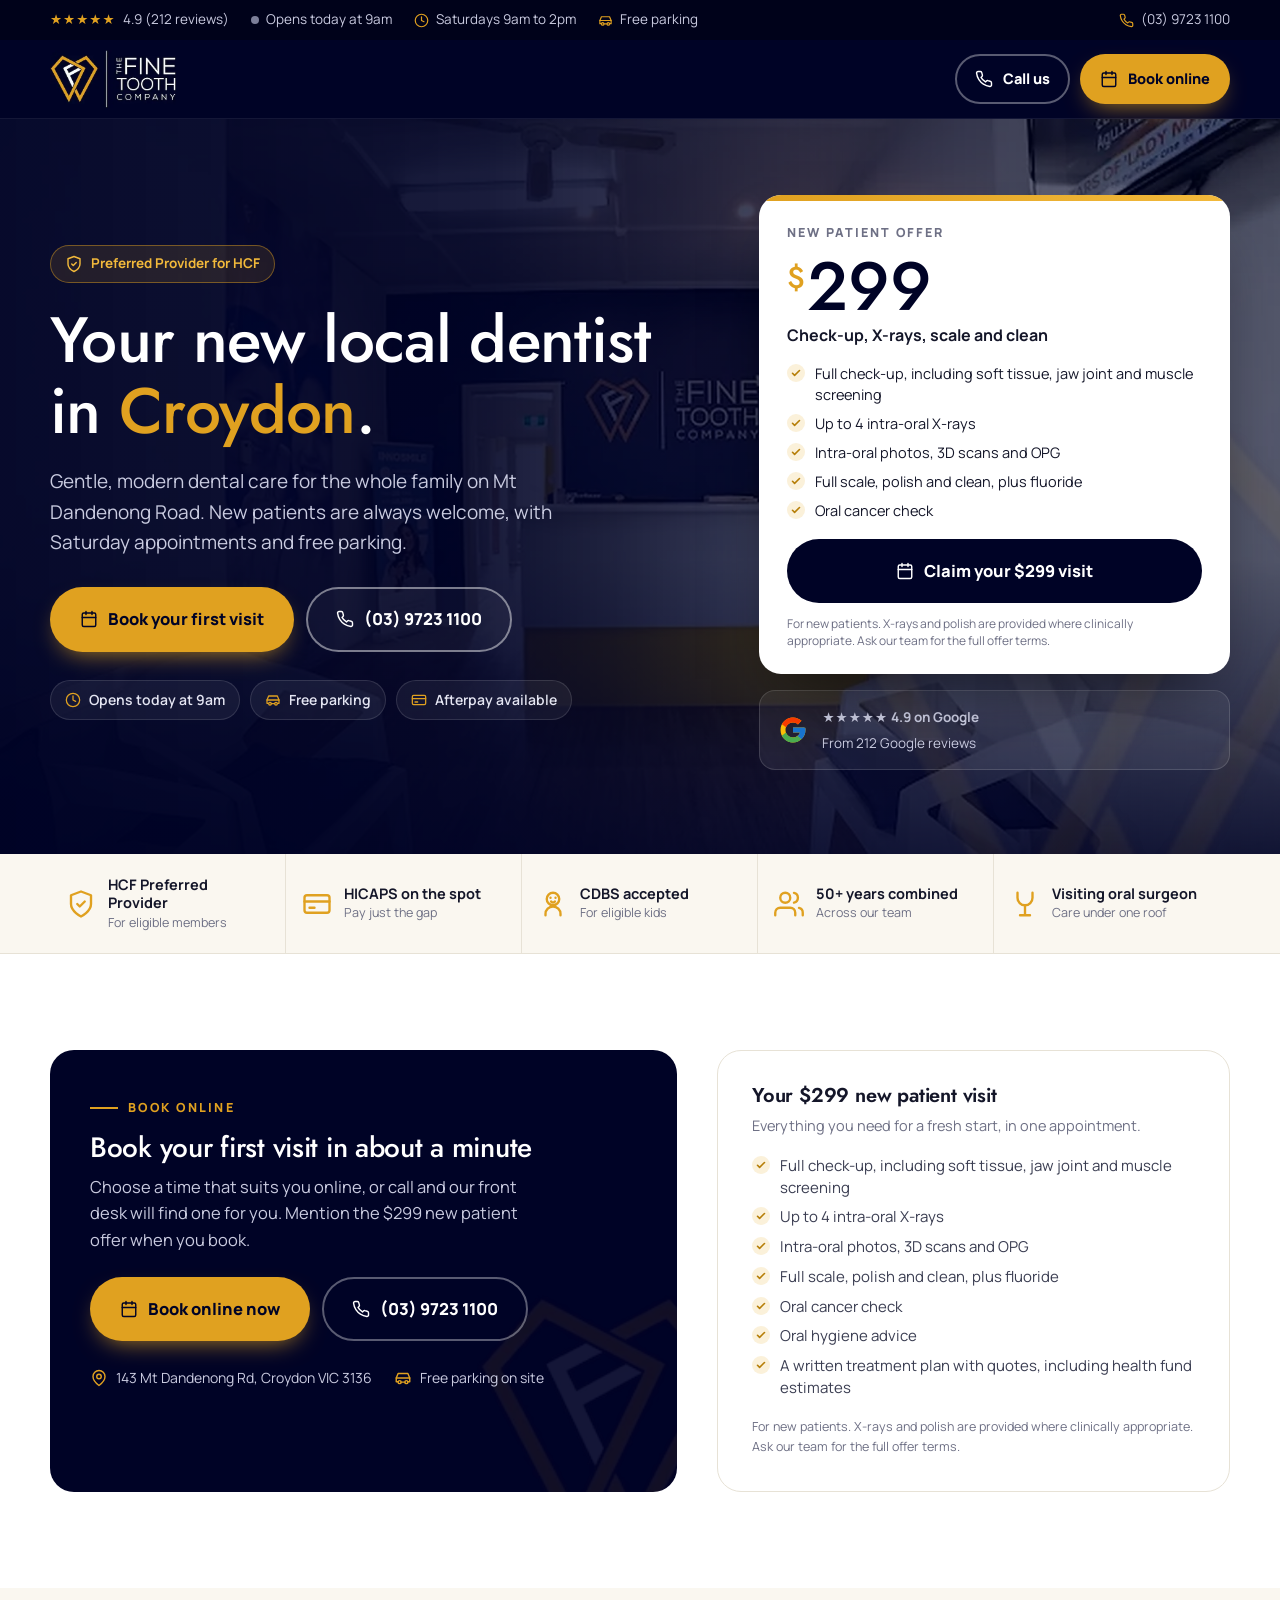
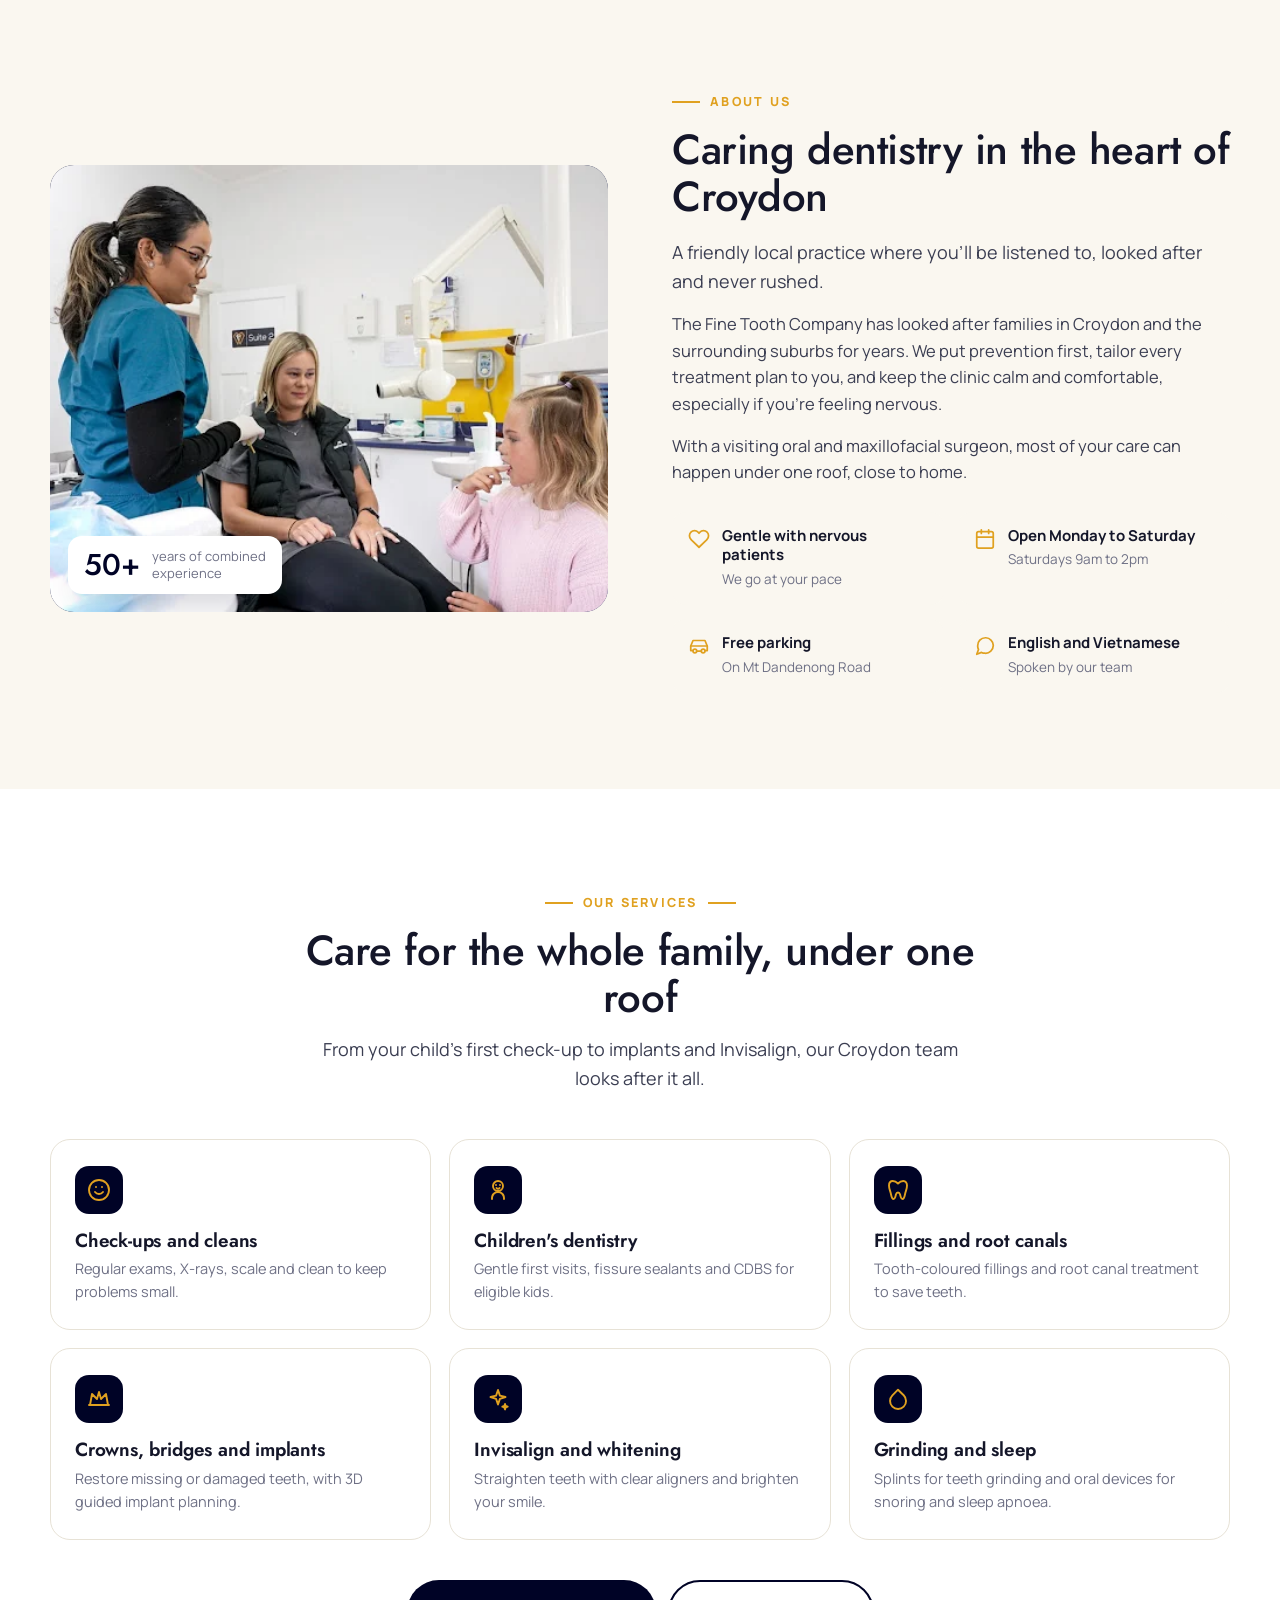
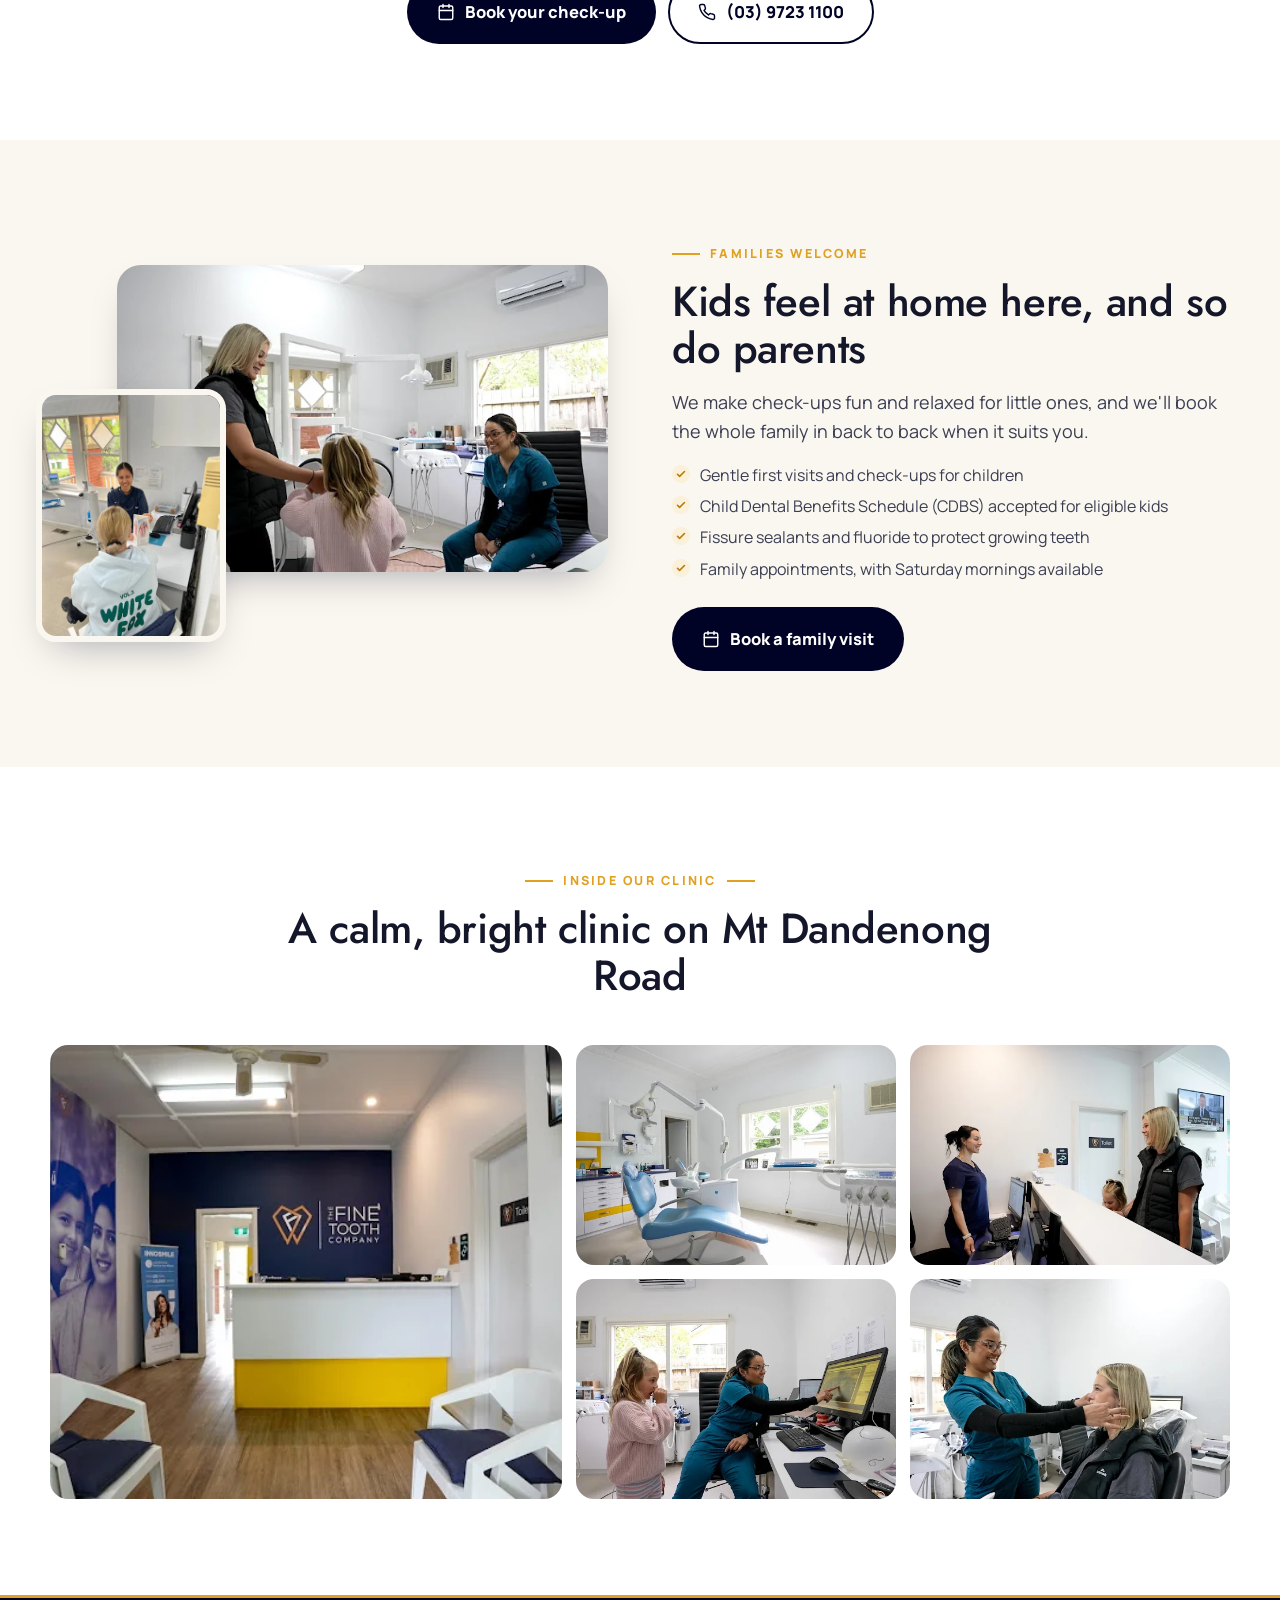
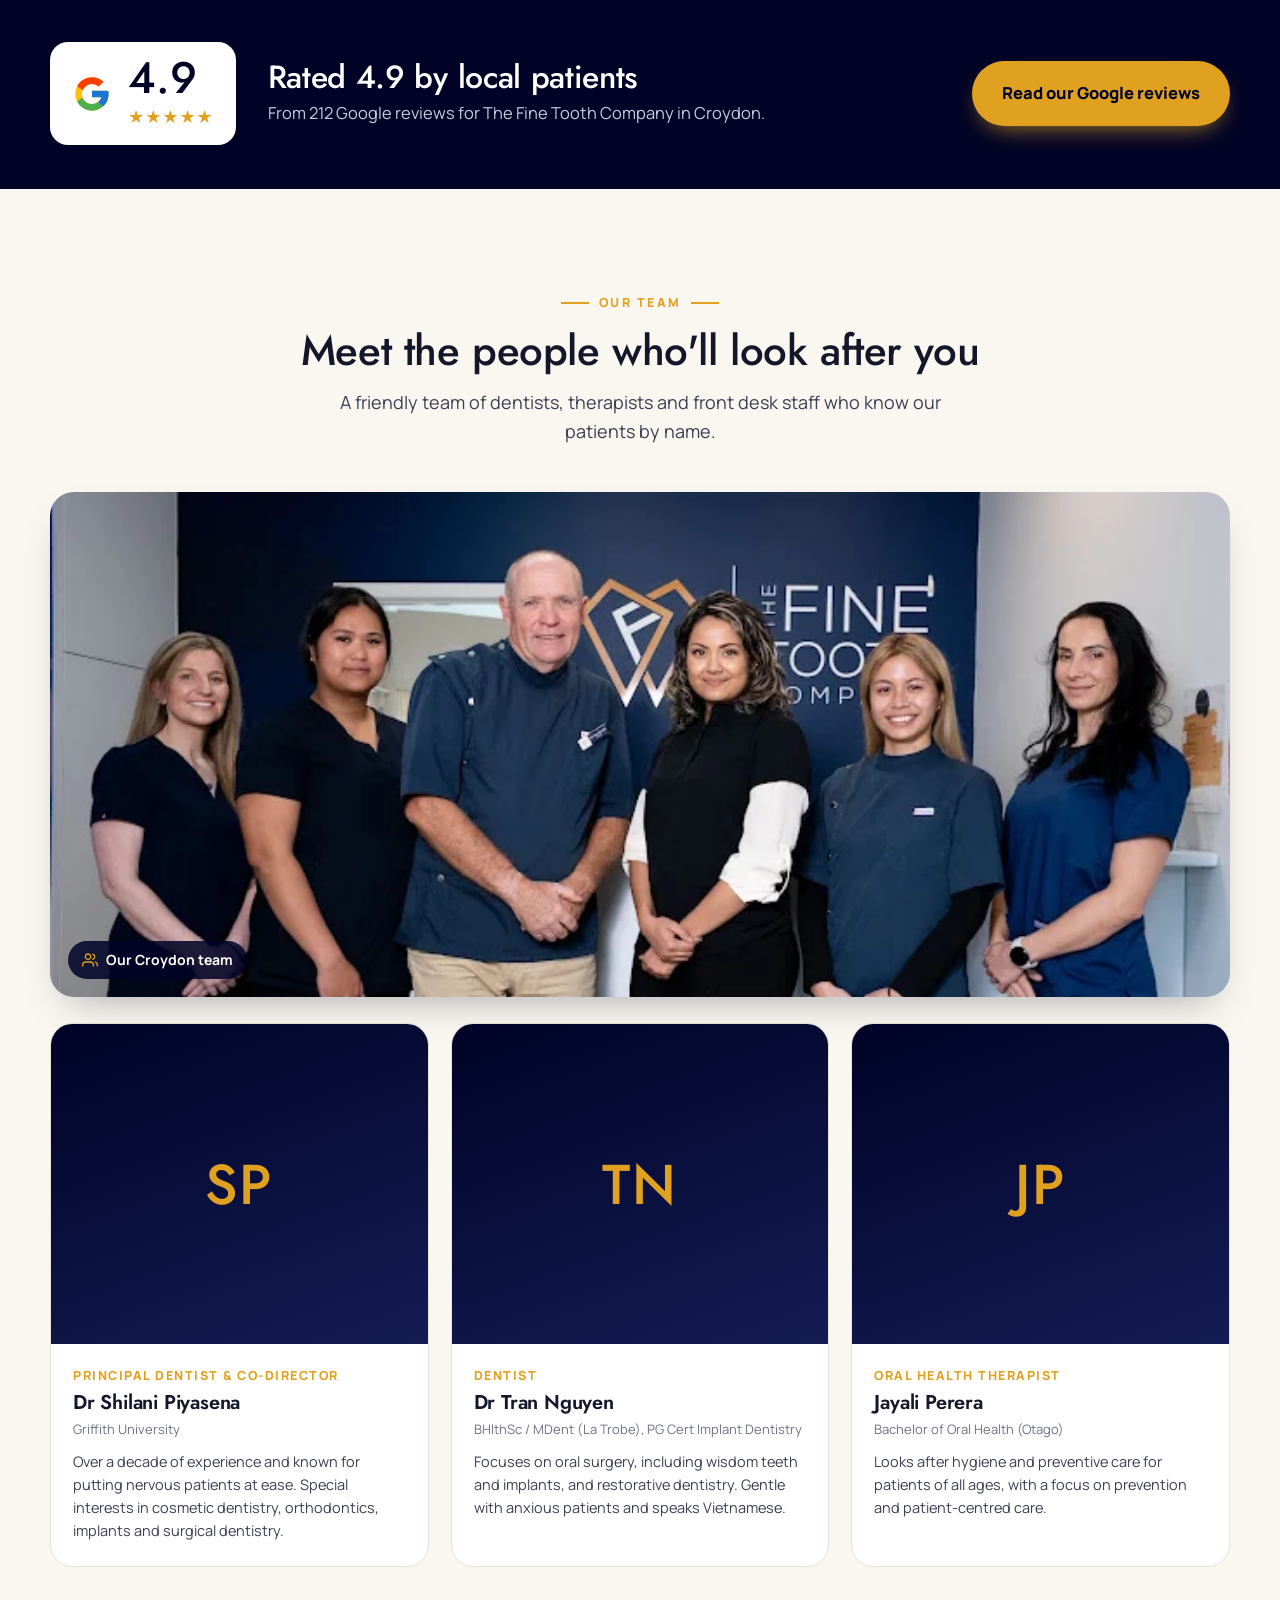
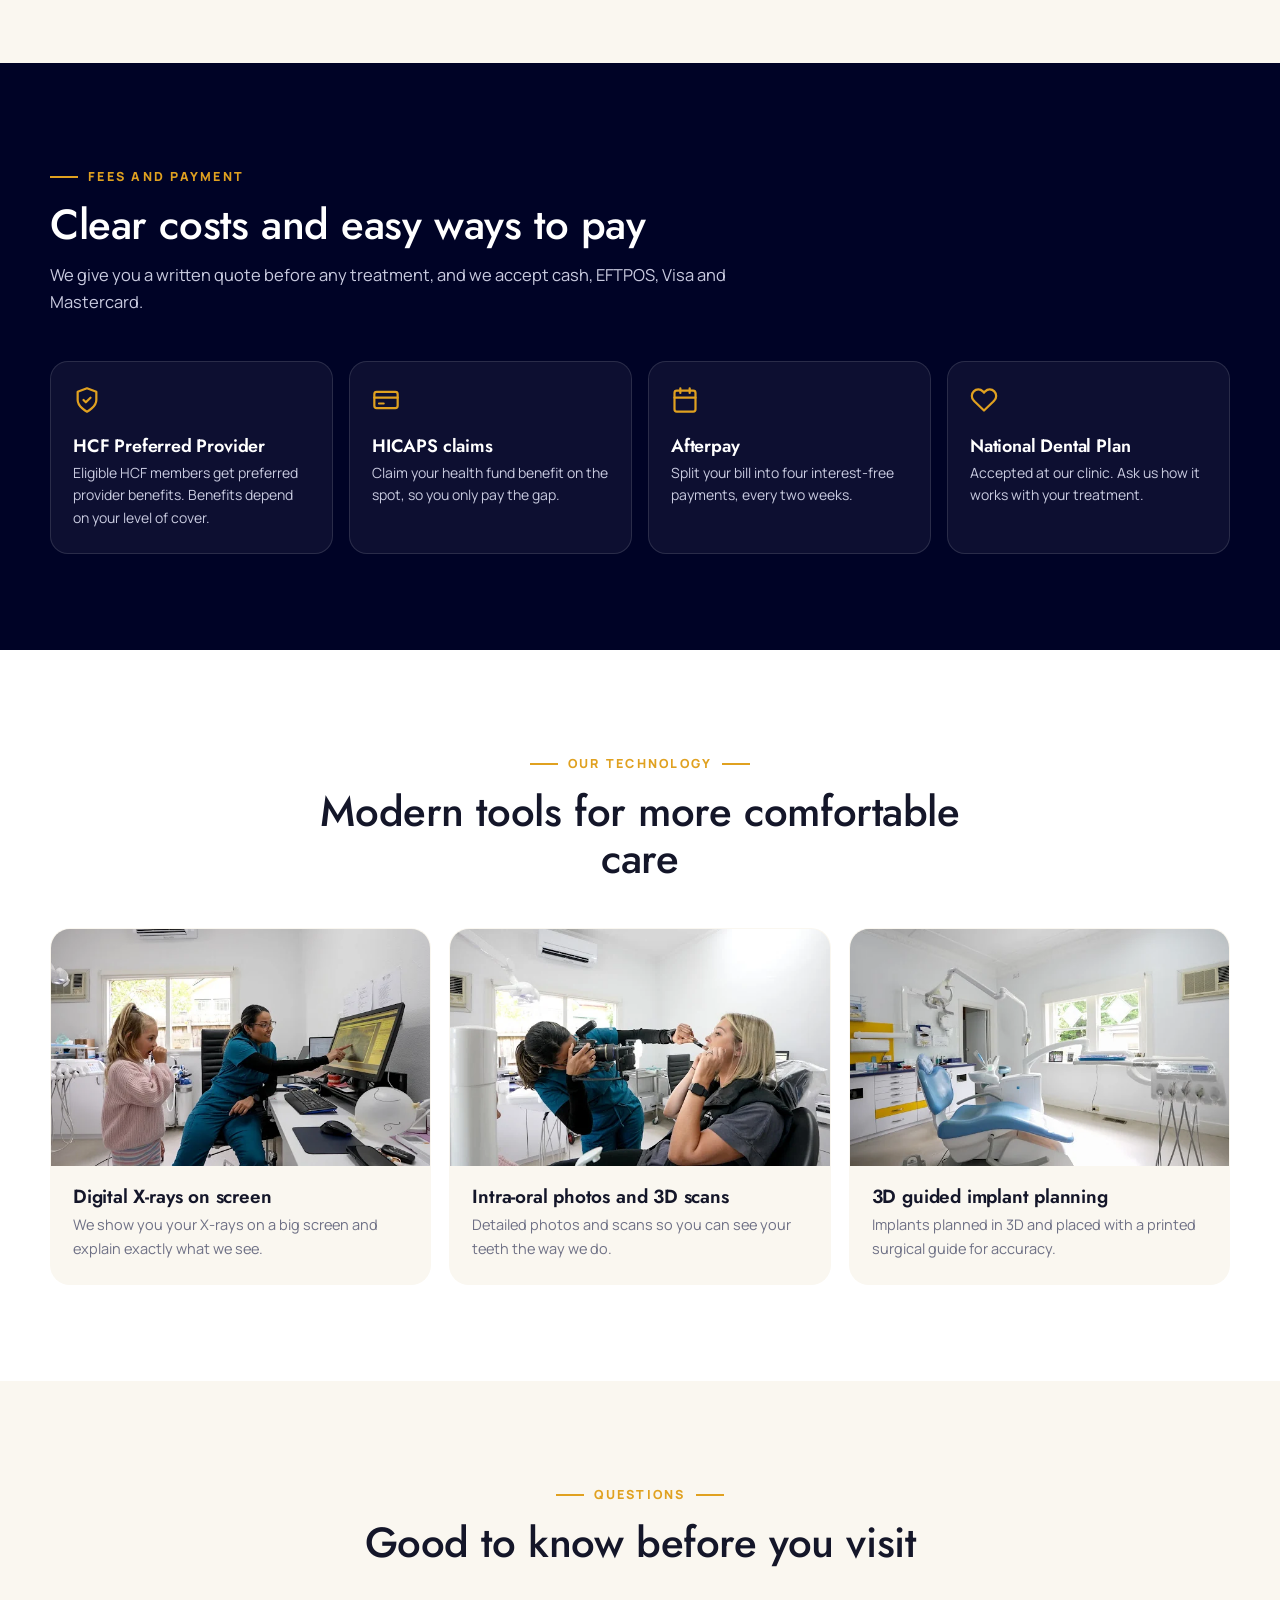
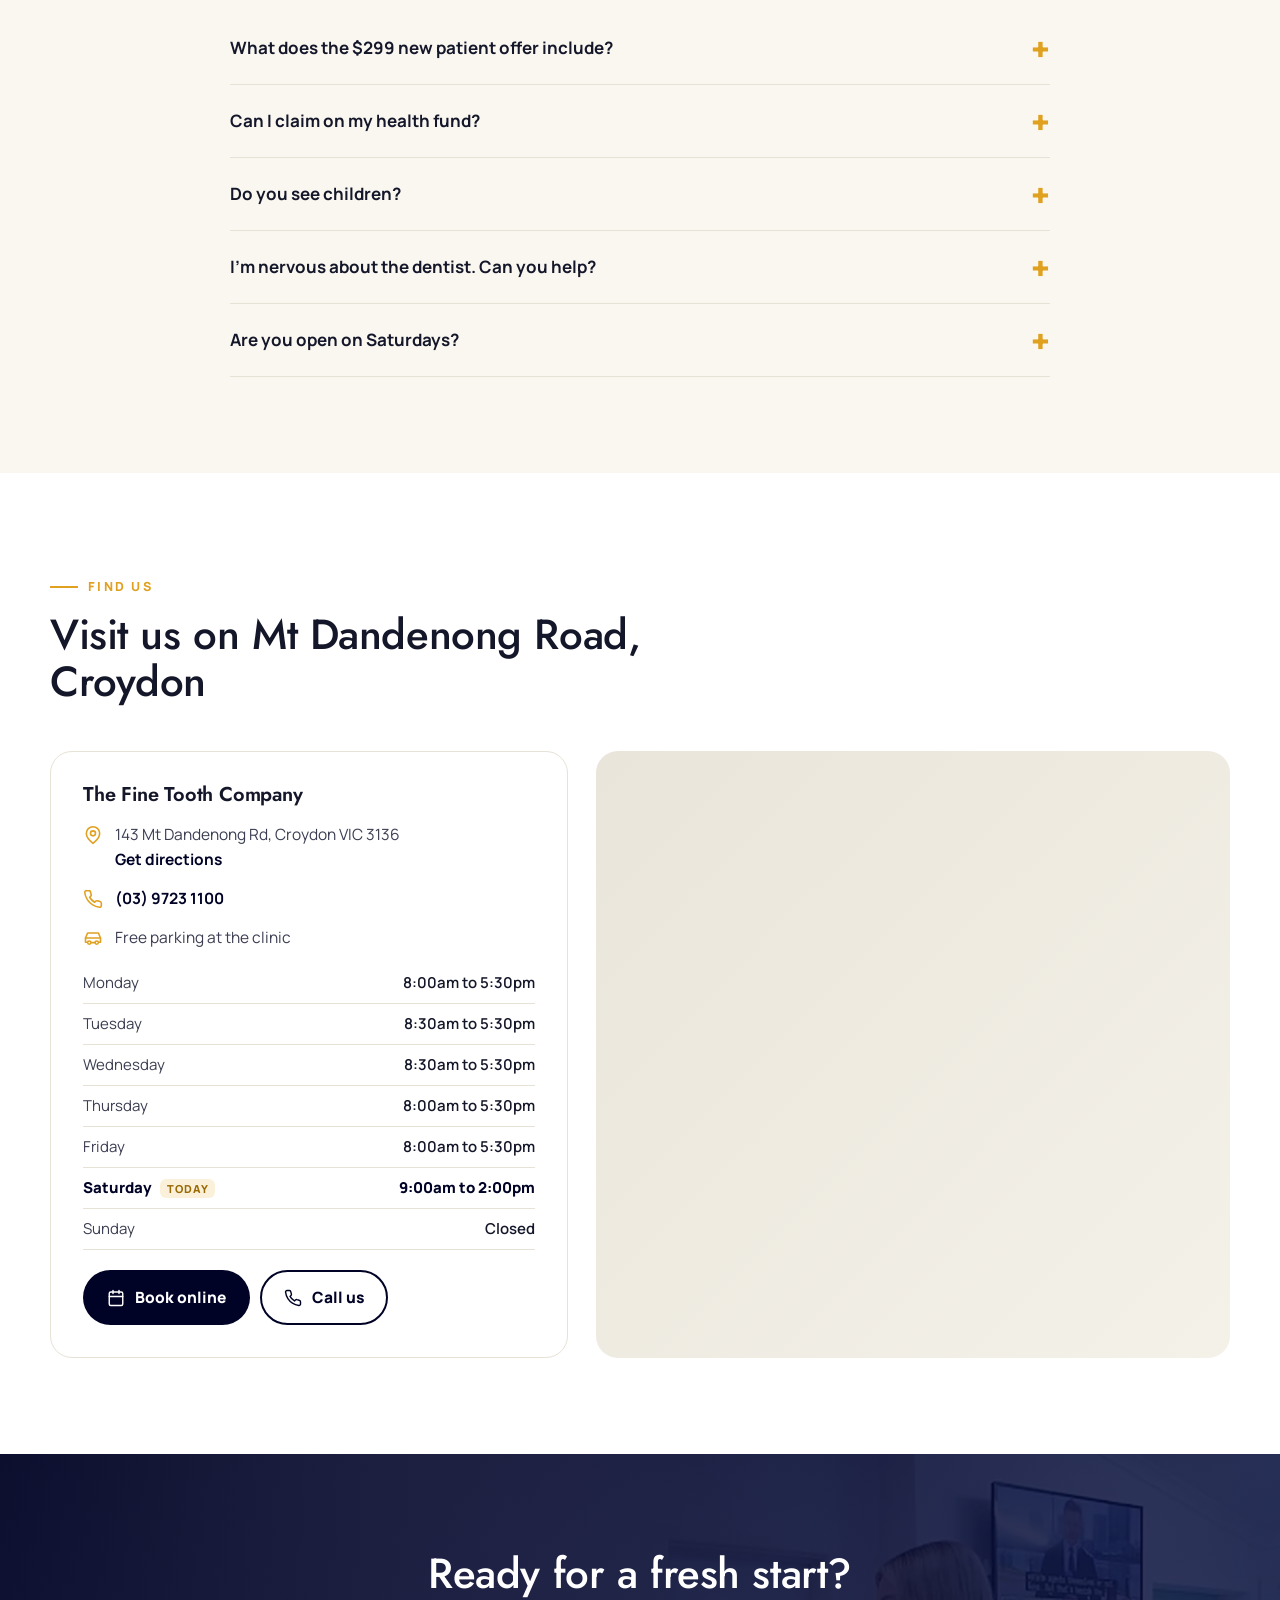
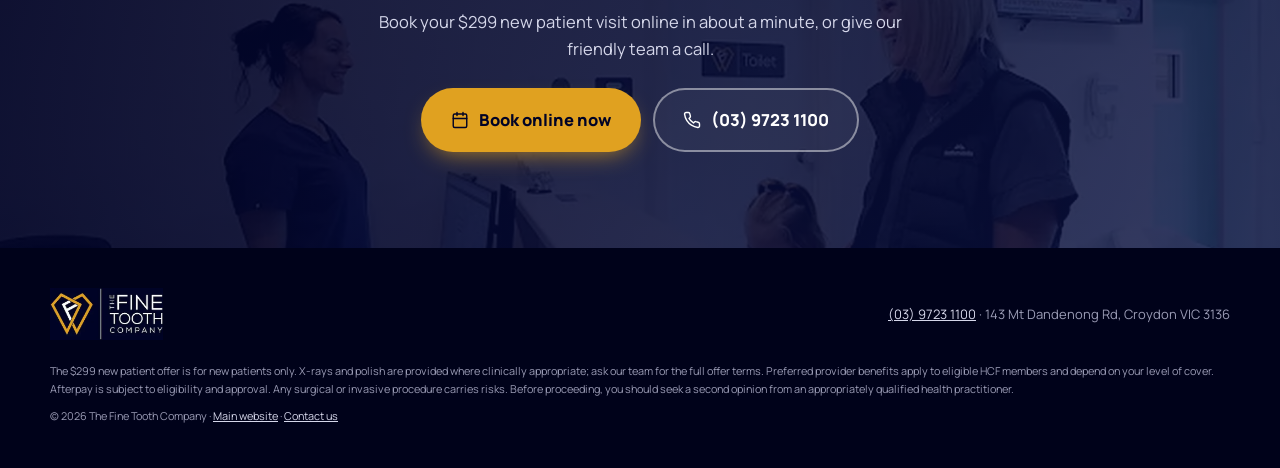
<file: new-patients/index.html>
<!doctype html>
<html lang="en-AU">
<head>
<meta charset="utf-8">
<meta name="viewport" content="width=device-width, initial-scale=1">
<title>New Patients Welcome | $299 Check-Up & Clean | The Fine Tooth Company, Croydon</title>
<meta name="description" content="Your local Croydon dentist. $299 new patient check-up, X-rays, scale and clean. HCF Preferred Provider, Saturday appointments and free parking. Book online.">
<meta name="robots" content="noindex, follow">
<link rel="canonical" href="https://finetooth.com.au/">
<meta name="theme-color" content="#000326">
<link rel="icon" href="../assets/img/favicon.png" type="image/png">
<meta property="og:title" content="New Patients Welcome | $299 Check-Up & Clean | The Fine Tooth Company, Croydon">
<meta property="og:description" content="Your local Croydon dentist. $299 new patient check-up, X-rays, scale and clean. HCF Preferred Provider, Saturday appointments and free parking. Book online.">
<!-- Practice settings: edit here. Leave rating blank and the badge says "Read our Google reviews". -->
<script>
  window.TFTC = {
    rating: "4.9",         /* from the Google Business Profile */
    reviewCount: "212",
    reviewsUrl: "https://www.google.com/maps/search/?api=1&query=The+Fine+Tooth+Company+143+Mt+Dandenong+Rd+Croydon+VIC+3136",
    hours: { "Monday": ["8:00", "17:30"], "Tuesday": ["8:30", "17:30"], "Wednesday": ["8:30", "17:30"], "Thursday": ["8:00", "17:30"], "Friday": ["8:00", "17:30"], "Saturday": ["9:00", "14:00"] }   /* 24h, Melbourne time. Used for "Open now" and today's row */
  };
</script>
<!-- Google tag (GTM-TN893VDN), as supplied by the practice -->
<script async src="https://www.googletagmanager.com/gtm.js?id=GTM-TN893VDN"></script>
<script>
  window.dataLayer = window.dataLayer || [];
  function gtag(){dataLayer.push(arguments);}
  gtag('js', new Date());
</script>
<link rel="preconnect" href="https://fonts.googleapis.com">
<link rel="preconnect" href="https://fonts.gstatic.com" crossorigin>
<link href="https://fonts.googleapis.com/css2?family=Jost:wght@400;500;600&family=Manrope:wght@500;600;700;800&display=swap" rel="stylesheet">
<link rel="stylesheet" href="../assets/css/styles.css">
<link rel="preload" as="image" href="../assets/img/bg-reception.webp">
</head>
<body data-page="new-patient">
<noscript><iframe src="https://www.googletagmanager.com/ns.html?id=GTM-TN893VDN" height="0" width="0" style="display:none;visibility:hidden"></iframe></noscript>

<div class="topbar"><div class="wrap">
  <div class="tb-items">
    <a class="tb-item" data-reviews-link href="https://www.google.com/maps/search/?api=1&query=The+Fine+Tooth+Company+143+Mt+Dandenong+Rd+Croydon+VIC+3136" target="_blank" rel="noopener"><span class="stars">★★★★★</span><span data-reviews-short>4.9 (212 reviews)</span></a>
    <span class="tb-item"><span class="dot" data-open-dot></span><span data-open-status>Open Mon to Sat</span></span>
    <span class="tb-item tb-hide"><svg class="ico" viewBox="0 0 24 24" fill="none" stroke="currentColor" stroke-width="1.9" stroke-linecap="round" stroke-linejoin="round" aria-hidden="true"><circle cx="12" cy="12" r="10"/><path d="M12 6v6l4 2"/></svg>Saturdays 9am to 2pm</span>
    <span class="tb-item tb-hide"><svg class="ico" viewBox="0 0 24 24" fill="none" stroke="currentColor" stroke-width="1.9" stroke-linecap="round" stroke-linejoin="round" aria-hidden="true"><path d="M19 17h2v-5l-2.5-6h-13L3 12v5h2"/><circle cx="7.5" cy="17.5" r="2"/><circle cx="16.5" cy="17.5" r="2"/><path d="M9.5 17.5h5M3 12h18"/></svg>Free parking</span>
  </div>
  <a class="tb-item tb-hide js-call" href="tel:+61397231100" data-loc="topbar"><svg class="ico" viewBox="0 0 24 24" fill="none" stroke="currentColor" stroke-width="1.9" stroke-linecap="round" stroke-linejoin="round" aria-hidden="true"><path d="M22 16.9v3a2 2 0 0 1-2.2 2 19.8 19.8 0 0 1-8.6-3.1 19.5 19.5 0 0 1-6-6A19.8 19.8 0 0 1 2.1 4.2 2 2 0 0 1 4.1 2h3a2 2 0 0 1 2 1.7c.1 1 .4 1.9.7 2.8a2 2 0 0 1-.5 2.1L8 9.9a16 16 0 0 0 6 6l1.3-1.3a2 2 0 0 1 2.1-.4c.9.3 1.8.6 2.8.7a2 2 0 0 1 1.7 2z"/></svg>(03) 9723 1100</a>
</div></div>
<header class="header"><div class="wrap">
  <a class="brand" href="#top" aria-label="The Fine Tooth Company"><img src="../assets/img/tftc-logo.webp" alt="The Fine Tooth Company" width="410" height="189"></a>
  <div class="header-cta"><a class="btn btn-outline-light js-call" href="tel:+61397231100" data-loc="header"><svg class="ico" viewBox="0 0 24 24" fill="none" stroke="currentColor" stroke-width="1.9" stroke-linecap="round" stroke-linejoin="round" aria-hidden="true"><path d="M22 16.9v3a2 2 0 0 1-2.2 2 19.8 19.8 0 0 1-8.6-3.1 19.5 19.5 0 0 1-6-6A19.8 19.8 0 0 1 2.1 4.2 2 2 0 0 1 4.1 2h3a2 2 0 0 1 2 1.7c.1 1 .4 1.9.7 2.8a2 2 0 0 1-.5 2.1L8 9.9a16 16 0 0 0 6 6l1.3-1.3a2 2 0 0 1 2.1-.4c.9.3 1.8.6 2.8.7a2 2 0 0 1 1.7 2z"/></svg>Call us</a><a class="btn btn-gold js-book" href="https://www.corepractice.is/practices/ftc/the-fine-tooth-company#/" target="_blank" rel="noopener" data-loc="header"><svg class="ico" viewBox="0 0 24 24" fill="none" stroke="currentColor" stroke-width="1.9" stroke-linecap="round" stroke-linejoin="round" aria-hidden="true"><rect x="3" y="4" width="18" height="18" rx="2"/><path d="M16 2v4M8 2v4M3 10h18"/></svg>Book online</a></div>
</div></header>

<section class="hero" id="top">
  <div class="hero-bg"><img src="../assets/img/bg-reception.webp" alt="" width="1600" height="899" fetchpriority="high"></div>
  <div class="wrap">
    <div>
      <span class="pill"><svg class="ico" viewBox="0 0 24 24" fill="none" stroke="currentColor" stroke-width="1.9" stroke-linecap="round" stroke-linejoin="round" aria-hidden="true"><path d="M12 22s8-4 8-10V5l-8-3-8 3v7c0 6 8 10 8 10z"/><path d="M9 12l2 2 4-4"/></svg>Preferred Provider for HCF</span>
      <h1>Your new local dentist in <em>Croydon</em>.</h1>
      <p class="sub">Gentle, modern dental care for the whole family on Mt Dandenong Road. New patients are always welcome, with Saturday appointments and free parking.</p>
      <div class="hero-ctas"><a class="btn btn-gold btn-lg js-book" href="https://www.corepractice.is/practices/ftc/the-fine-tooth-company#/" target="_blank" rel="noopener" data-loc="hero"><svg class="ico" viewBox="0 0 24 24" fill="none" stroke="currentColor" stroke-width="1.9" stroke-linecap="round" stroke-linejoin="round" aria-hidden="true"><rect x="3" y="4" width="18" height="18" rx="2"/><path d="M16 2v4M8 2v4M3 10h18"/></svg>Book your first visit</a><a class="btn btn-ghost btn-lg js-call" href="tel:+61397231100" data-loc="hero"><svg class="ico" viewBox="0 0 24 24" fill="none" stroke="currentColor" stroke-width="1.9" stroke-linecap="round" stroke-linejoin="round" aria-hidden="true"><path d="M22 16.9v3a2 2 0 0 1-2.2 2 19.8 19.8 0 0 1-8.6-3.1 19.5 19.5 0 0 1-6-6A19.8 19.8 0 0 1 2.1 4.2 2 2 0 0 1 4.1 2h3a2 2 0 0 1 2 1.7c.1 1 .4 1.9.7 2.8a2 2 0 0 1-.5 2.1L8 9.9a16 16 0 0 0 6 6l1.3-1.3a2 2 0 0 1 2.1-.4c.9.3 1.8.6 2.8.7a2 2 0 0 1 1.7 2z"/></svg>(03) 9723 1100</a></div>
      <div class="hero-facts">
        <span class="chip"><svg class="ico" viewBox="0 0 24 24" fill="none" stroke="currentColor" stroke-width="1.9" stroke-linecap="round" stroke-linejoin="round" aria-hidden="true"><circle cx="12" cy="12" r="10"/><path d="M12 6v6l4 2"/></svg><span data-open-status>Open Mon to Sat</span></span>
        <span class="chip"><svg class="ico" viewBox="0 0 24 24" fill="none" stroke="currentColor" stroke-width="1.9" stroke-linecap="round" stroke-linejoin="round" aria-hidden="true"><path d="M19 17h2v-5l-2.5-6h-13L3 12v5h2"/><circle cx="7.5" cy="17.5" r="2"/><circle cx="16.5" cy="17.5" r="2"/><path d="M9.5 17.5h5M3 12h18"/></svg>Free parking</span>
        <span class="chip"><svg class="ico" viewBox="0 0 24 24" fill="none" stroke="currentColor" stroke-width="1.9" stroke-linecap="round" stroke-linejoin="round" aria-hidden="true"><rect x="2" y="5" width="20" height="14" rx="2"/><path d="M2 10h20M6 15h4"/></svg>Afterpay available</span>
      </div>
    </div>
    <div class="hero-side">
      <div class="offer-card">
        <div class="label">New patient offer</div>
        <div class="price"><sup>$</sup>299</div>
        <div class="what">Check-up, X-rays, scale and clean</div>
        <ul class="ticks"><li>Full check-up, including soft tissue, jaw joint and muscle screening</li><li>Up to 4 intra-oral X-rays</li><li>Intra-oral photos, 3D scans and OPG</li><li>Full scale, polish and clean, plus fluoride</li><li>Oral cancer check</li></ul>
        <a class="btn btn-navy btn-lg js-book" href="https://www.corepractice.is/practices/ftc/the-fine-tooth-company#/" target="_blank" rel="noopener" data-loc="offer-card"><svg class="ico" viewBox="0 0 24 24" fill="none" stroke="currentColor" stroke-width="1.9" stroke-linecap="round" stroke-linejoin="round" aria-hidden="true"><rect x="3" y="4" width="18" height="18" rx="2"/><path d="M16 2v4M8 2v4M3 10h18"/></svg>Claim your $299 visit</a>
        <small>For new patients. X-rays and polish are provided where clinically appropriate. Ask our team for the full offer terms.</small>
      </div>
      <a class="review-card" data-reviews-link href="https://www.google.com/maps/search/?api=1&query=The+Fine+Tooth+Company+143+Mt+Dandenong+Rd+Croydon+VIC+3136" target="_blank" rel="noopener"><svg viewBox="0 0 48 48" aria-hidden="true"><path fill="#FFC107" d="M43.6 20.5H42V20H24v8h11.3C33.7 32.7 29.2 36 24 36c-6.6 0-12-5.4-12-12s5.4-12 12-12c3 0 5.8 1.1 7.9 3l5.7-5.7C34 6.1 29.3 4 24 4 12.9 4 4 12.9 4 24s8.9 20 20 20 20-8.9 20-20c0-1.3-.1-2.6-.4-3.5z"/><path fill="#FF3D00" d="M6.3 14.7l6.6 4.8C14.7 15.1 19 12 24 12c3 0 5.8 1.1 7.9 3l5.7-5.7C34 6.1 29.3 4 24 4 16.3 4 9.7 8.3 6.3 14.7z"/><path fill="#4CAF50" d="M24 44c5.2 0 9.9-2 13.4-5.2l-6.2-5.2C29.2 35.1 26.7 36 24 36c-5.2 0-9.6-3.3-11.3-7.9l-6.5 5C9.5 39.6 16.2 44 24 44z"/><path fill="#1976D2" d="M43.6 20.5H42V20H24v8h11.3c-.8 2.2-2.2 4.2-4.1 5.6l6.2 5.2C37 39.2 44 34 44 24c0-1.3-.1-2.6-.4-3.5z"/></svg><div><strong><span class="stars">★★★★★</span> <span data-reviews-title>4.9 on Google</span></strong><span data-reviews-sub>From 212 Google reviews</span></div></a>
    </div>
  </div>
</section>
<div class="trust"><div class="wrap"><div class="trust-item"><svg class="ico" viewBox="0 0 24 24" fill="none" stroke="currentColor" stroke-width="1.9" stroke-linecap="round" stroke-linejoin="round" aria-hidden="true"><path d="M12 22s8-4 8-10V5l-8-3-8 3v7c0 6 8 10 8 10z"/><path d="M9 12l2 2 4-4"/></svg><div><b>HCF Preferred Provider</b><span>For eligible members</span></div></div><div class="trust-item"><svg class="ico" viewBox="0 0 24 24" fill="none" stroke="currentColor" stroke-width="1.9" stroke-linecap="round" stroke-linejoin="round" aria-hidden="true"><rect x="2" y="5" width="20" height="14" rx="2"/><path d="M2 10h20M6 15h4"/></svg><div><b>HICAPS on the spot</b><span>Pay just the gap</span></div></div><div class="trust-item"><svg class="ico" viewBox="0 0 24 24" fill="none" stroke="currentColor" stroke-width="1.9" stroke-linecap="round" stroke-linejoin="round" aria-hidden="true"><circle cx="12" cy="8" r="5"/><path d="M10 7h.01M14 7h.01M10.5 10s.6.8 1.5.8 1.5-.8 1.5-.8M6 21v-1a6 6 0 0 1 12 0v1"/></svg><div><b>CDBS accepted</b><span>For eligible kids</span></div></div><div class="trust-item"><svg class="ico" viewBox="0 0 24 24" fill="none" stroke="currentColor" stroke-width="1.9" stroke-linecap="round" stroke-linejoin="round" aria-hidden="true"><path d="M17 21v-2a4 4 0 0 0-4-4H5a4 4 0 0 0-4 4v2"/><circle cx="9" cy="7" r="4"/><path d="M23 21v-2a4 4 0 0 0-3-3.9M16 3.1a4 4 0 0 1 0 7.8"/></svg><div><b>50+ years combined</b><span>Across our team</span></div></div><div class="trust-item"><svg class="ico" viewBox="0 0 24 24" fill="none" stroke="currentColor" stroke-width="1.9" stroke-linecap="round" stroke-linejoin="round" aria-hidden="true"><path d="M6 3v4a6 6 0 0 0 12 0V3"/><path d="M12 13v8M8 21h8"/></svg><div><b>Visiting oral surgeon</b><span>Care under one roof</span></div></div></div></div>
<section class="block" id="book">
  <div class="wrap book-grid">
    <div class="book-panel reveal">
      <span class="kicker">Book online</span>
      <h3 style="margin-top:14px">Book your first visit in about a minute</h3>
      <p>Choose a time that suits you online, or call and our front desk will find one for you. Mention the $299 new patient offer when you book.</p>
      <div class="row"><a class="btn btn-gold btn-lg js-book" href="https://www.corepractice.is/practices/ftc/the-fine-tooth-company#/" target="_blank" rel="noopener" data-loc="booking"><svg class="ico" viewBox="0 0 24 24" fill="none" stroke="currentColor" stroke-width="1.9" stroke-linecap="round" stroke-linejoin="round" aria-hidden="true"><rect x="3" y="4" width="18" height="18" rx="2"/><path d="M16 2v4M8 2v4M3 10h18"/></svg>Book online now</a><a class="btn btn-outline-light btn-lg js-call" href="tel:+61397231100" data-loc="booking"><svg class="ico" viewBox="0 0 24 24" fill="none" stroke="currentColor" stroke-width="1.9" stroke-linecap="round" stroke-linejoin="round" aria-hidden="true"><path d="M22 16.9v3a2 2 0 0 1-2.2 2 19.8 19.8 0 0 1-8.6-3.1 19.5 19.5 0 0 1-6-6A19.8 19.8 0 0 1 2.1 4.2 2 2 0 0 1 4.1 2h3a2 2 0 0 1 2 1.7c.1 1 .4 1.9.7 2.8a2 2 0 0 1-.5 2.1L8 9.9a16 16 0 0 0 6 6l1.3-1.3a2 2 0 0 1 2.1-.4c.9.3 1.8.6 2.8.7a2 2 0 0 1 1.7 2z"/></svg>(03) 9723 1100</a></div>
      <div class="meta"><span><svg class="ico" viewBox="0 0 24 24" fill="none" stroke="currentColor" stroke-width="1.9" stroke-linecap="round" stroke-linejoin="round" aria-hidden="true"><path d="M20 10c0 6-8 12-8 12s-8-6-8-12a8 8 0 0 1 16 0z"/><circle cx="12" cy="10" r="3"/></svg>143 Mt Dandenong Rd, Croydon VIC 3136</span><span><svg class="ico" viewBox="0 0 24 24" fill="none" stroke="currentColor" stroke-width="1.9" stroke-linecap="round" stroke-linejoin="round" aria-hidden="true"><path d="M19 17h2v-5l-2.5-6h-13L3 12v5h2"/><circle cx="7.5" cy="17.5" r="2"/><circle cx="16.5" cy="17.5" r="2"/><path d="M9.5 17.5h5M3 12h18"/></svg>Free parking on site</span></div>
    </div>
      <div class="incl reveal">
        <h3>Your $299 new patient visit</h3>
        <p>Everything you need for a fresh start, in one appointment.</p>
        <ul class="ticks"><li>Full check-up, including soft tissue, jaw joint and muscle screening</li><li>Up to 4 intra-oral X-rays</li><li>Intra-oral photos, 3D scans and OPG</li><li>Full scale, polish and clean, plus fluoride</li><li>Oral cancer check</li><li>Oral hygiene advice</li><li>A written treatment plan with quotes, including health fund estimates</li></ul>
        <p style="margin:16px 0 0;font-size:12.5px">For new patients. X-rays and polish are provided where clinically appropriate. Ask our team for the full offer terms.</p>
      </div>
  </div>
</section>

<section class="block cream" id="about">
  <div class="wrap about-grid">
    <div class="photo reveal">
      <img src="../assets/img/family-checkup.webp" alt="A dentist chatting with a mum and her daughter at The Fine Tooth Company" width="680" height="382" loading="lazy">
      <div class="tag"><b>50+</b><span>years of combined<br>experience</span></div>
    </div>
    <div class="about-copy reveal">
      <span class="kicker">About us</span>
      <h2 style="margin:14px 0 18px">Caring dentistry in the heart of Croydon</h2>
      <p class="lead" style="margin-bottom:16px">A friendly local practice where you'll be listened to, looked after and never rushed.</p>
      <p>The Fine Tooth Company has looked after families in Croydon and the surrounding suburbs for years. We put prevention first, tailor every treatment plan to you, and keep the clinic calm and comfortable, especially if you're feeling nervous.</p>
      <p>With a visiting oral and maxillofacial surgeon, most of your care can happen under one roof, close to home.</p>
      <div class="facts">
        <div class="fact"><svg class="ico" viewBox="0 0 24 24" fill="none" stroke="currentColor" stroke-width="1.9" stroke-linecap="round" stroke-linejoin="round" aria-hidden="true"><path d="M20.8 4.6a5.5 5.5 0 0 0-7.8 0L12 5.7l-1-1.1a5.5 5.5 0 0 0-7.8 7.8l1 1.1L12 21l7.8-7.5 1-1.1a5.5 5.5 0 0 0 0-7.8z"/></svg><div><b>Gentle with nervous patients</b><span>We go at your pace</span></div></div>
        <div class="fact"><svg class="ico" viewBox="0 0 24 24" fill="none" stroke="currentColor" stroke-width="1.9" stroke-linecap="round" stroke-linejoin="round" aria-hidden="true"><rect x="3" y="4" width="18" height="18" rx="2"/><path d="M16 2v4M8 2v4M3 10h18"/></svg><div><b>Open Monday to Saturday</b><span>Saturdays 9am to 2pm</span></div></div>
        <div class="fact"><svg class="ico" viewBox="0 0 24 24" fill="none" stroke="currentColor" stroke-width="1.9" stroke-linecap="round" stroke-linejoin="round" aria-hidden="true"><path d="M19 17h2v-5l-2.5-6h-13L3 12v5h2"/><circle cx="7.5" cy="17.5" r="2"/><circle cx="16.5" cy="17.5" r="2"/><path d="M9.5 17.5h5M3 12h18"/></svg><div><b>Free parking</b><span>On Mt Dandenong Road</span></div></div>
        <div class="fact"><svg class="ico" viewBox="0 0 24 24" fill="none" stroke="currentColor" stroke-width="1.9" stroke-linecap="round" stroke-linejoin="round" aria-hidden="true"><path d="M21 11.5a8.4 8.4 0 0 1-9 8.4 8.6 8.6 0 0 1-3.8-.9L3 21l1.9-5.2a8.4 8.4 0 0 1-.9-3.8A8.5 8.5 0 0 1 12.5 3h.5a8.5 8.5 0 0 1 8 8z"/></svg><div><b>English and Vietnamese</b><span>Spoken by our team</span></div></div>
      </div>
    </div>
  </div>
</section>

<section class="block" id="services">
  <div class="wrap">
    <div class="sec-head center"><span class="kicker">Our services</span><h2>Care for the whole family, under one roof</h2><p class="lead center">From your child's first check-up to implants and Invisalign, our Croydon team looks after it all.</p></div>
    <div class="cards"><div class="card reveal"><div class="ib"><svg class="ico" viewBox="0 0 24 24" fill="none" stroke="currentColor" stroke-width="1.9" stroke-linecap="round" stroke-linejoin="round" aria-hidden="true"><circle cx="12" cy="12" r="10"/><path d="M8 14s1.5 2 4 2 4-2 4-2M9 9h.01M15 9h.01"/></svg></div><h3>Check-ups and cleans</h3><p>Regular exams, X-rays, scale and clean to keep problems small.</p></div><div class="card reveal"><div class="ib"><svg class="ico" viewBox="0 0 24 24" fill="none" stroke="currentColor" stroke-width="1.9" stroke-linecap="round" stroke-linejoin="round" aria-hidden="true"><circle cx="12" cy="8" r="5"/><path d="M10 7h.01M14 7h.01M10.5 10s.6.8 1.5.8 1.5-.8 1.5-.8M6 21v-1a6 6 0 0 1 12 0v1"/></svg></div><h3>Children's dentistry</h3><p>Gentle first visits, fissure sealants and CDBS for eligible kids.</p></div><div class="card reveal"><div class="ib"><svg class="ico" viewBox="0 0 24 24" fill="none" stroke="currentColor" stroke-width="1.9" stroke-linecap="round" stroke-linejoin="round" aria-hidden="true"><path d="M12 5.5C10.5 4 8.6 3 6.8 3 4.2 3 3 5.2 3 7.6c0 3 1 4.6 1.7 7.4.6 2.6 1 6 2.8 6 1.7 0 1.9-2.5 2.4-4.4.4-1.4.9-2.1 2.1-2.1s1.7.7 2.1 2.1c.5 1.9.7 4.4 2.4 4.4 1.8 0 2.2-3.4 2.8-6 .7-2.8 1.7-4.4 1.7-7.4C21 5.2 19.8 3 17.2 3c-1.8 0-3.7 1-5.2 2.5z"/></svg></div><h3>Fillings and root canals</h3><p>Tooth-coloured fillings and root canal treatment to save teeth.</p></div><div class="card reveal"><div class="ib"><svg class="ico" viewBox="0 0 24 24" fill="none" stroke="currentColor" stroke-width="1.9" stroke-linecap="round" stroke-linejoin="round" aria-hidden="true"><path d="M2 18h20M3 18l2-11 5 5 2-7 2 7 5-5 2 11"/></svg></div><h3>Crowns, bridges and implants</h3><p>Restore missing or damaged teeth, with 3D guided implant planning.</p></div><div class="card reveal"><div class="ib"><svg class="ico" viewBox="0 0 24 24" fill="none" stroke="currentColor" stroke-width="1.9" stroke-linecap="round" stroke-linejoin="round" aria-hidden="true"><path d="M12 3l1.9 5.6L19.5 10l-5.6 1.9L12 17.5l-1.9-5.6L4.5 10l5.6-1.4z"/><path d="M19 17l.7 2 2 .7-2 .7-.7 2-.7-2-2-.7 2-.7z"/></svg></div><h3>Invisalign and whitening</h3><p>Straighten teeth with clear aligners and brighten your smile.</p></div><div class="card reveal"><div class="ib"><svg class="ico" viewBox="0 0 24 24" fill="none" stroke="currentColor" stroke-width="1.9" stroke-linecap="round" stroke-linejoin="round" aria-hidden="true"><path d="M12 2.7l5.7 5.6a8 8 0 1 1-11.3 0z"/></svg></div><h3>Grinding and sleep</h3><p>Splints for teeth grinding and oral devices for snoring and sleep apnoea.</p></div></div>
    <div class="cards-cta"><a class="btn btn-navy btn-lg js-book" href="https://www.corepractice.is/practices/ftc/the-fine-tooth-company#/" target="_blank" rel="noopener" data-loc="services"><svg class="ico" viewBox="0 0 24 24" fill="none" stroke="currentColor" stroke-width="1.9" stroke-linecap="round" stroke-linejoin="round" aria-hidden="true"><rect x="3" y="4" width="18" height="18" rx="2"/><path d="M16 2v4M8 2v4M3 10h18"/></svg>Book your check-up</a><a class="btn btn-outline btn-lg js-call" href="tel:+61397231100" data-loc="services"><svg class="ico" viewBox="0 0 24 24" fill="none" stroke="currentColor" stroke-width="1.9" stroke-linecap="round" stroke-linejoin="round" aria-hidden="true"><path d="M22 16.9v3a2 2 0 0 1-2.2 2 19.8 19.8 0 0 1-8.6-3.1 19.5 19.5 0 0 1-6-6A19.8 19.8 0 0 1 2.1 4.2 2 2 0 0 1 4.1 2h3a2 2 0 0 1 2 1.7c.1 1 .4 1.9.7 2.8a2 2 0 0 1-.5 2.1L8 9.9a16 16 0 0 0 6 6l1.3-1.3a2 2 0 0 1 2.1-.4c.9.3 1.8.6 2.8.7a2 2 0 0 1 1.7 2z"/></svg>(03) 9723 1100</a></div>
  </div>
</section>

<section class="block cream" id="kids">
  <div class="wrap split">
    <div class="split-img reveal"><img src="../assets/img/family-surgery.webp" alt="A young girl and her mum in the treatment room with a dentist" width="680" height="382" loading="lazy"><img class="inset" src="../assets/img/consult.webp" alt="A dentist explaining treatment to a patient" width="382" height="510" loading="lazy"></div>
    <div class="reveal">
      <span class="kicker">Families welcome</span>
      <h2 style="margin:14px 0 16px">Kids feel at home here, and so do parents</h2>
      <p class="lead" style="margin-bottom:18px">We make check-ups fun and relaxed for little ones, and we'll book the whole family in back to back when it suits you.</p>
      <ul class="ticks big">
        <li>Gentle first visits and check-ups for children</li>
        <li>Child Dental Benefits Schedule (CDBS) accepted for eligible kids</li>
        <li>Fissure sealants and fluoride to protect growing teeth</li>
        <li>Family appointments, with Saturday mornings available</li>
      </ul>
      <div class="cards-cta" style="justify-content:flex-start;margin-top:26px"><a class="btn btn-navy btn-lg js-book" href="https://www.corepractice.is/practices/ftc/the-fine-tooth-company#/" target="_blank" rel="noopener" data-loc="kids"><svg class="ico" viewBox="0 0 24 24" fill="none" stroke="currentColor" stroke-width="1.9" stroke-linecap="round" stroke-linejoin="round" aria-hidden="true"><rect x="3" y="4" width="18" height="18" rx="2"/><path d="M16 2v4M8 2v4M3 10h18"/></svg>Book a family visit</a></div>
    </div>
  </div>
</section>

<section class="block" id="clinic">
  <div class="wrap">
    <div class="sec-head center"><span class="kicker">Inside our clinic</span><h2>A calm, bright clinic on Mt Dandenong Road</h2></div>
    <div class="gallery reveal"><figure class="g-big"><img src="../assets/img/reception.webp" alt="The waiting room and reception at The Fine Tooth Company" width="680" height="382" loading="lazy"></figure><figure><img src="../assets/img/treatment-room.webp" alt="A bright, modern treatment room" width="680" height="382" loading="lazy"></figure><figure><img src="../assets/img/front-desk.webp" alt="A patient being welcomed at the front desk" width="680" height="382" loading="lazy"></figure><figure><img src="../assets/img/kids-xray.webp" alt="A dentist showing a child her X-ray on screen" width="680" height="382" loading="lazy"></figure><figure><img src="../assets/img/jaw-check.webp" alt="A dentist checking a patient's jaw" width="680" height="382" loading="lazy"></figure></div>
  </div>
</section>

<section class="reviews-band">
  <div class="wrap">
    <div class="rv-score"><svg viewBox="0 0 48 48" aria-hidden="true"><path fill="#FFC107" d="M43.6 20.5H42V20H24v8h11.3C33.7 32.7 29.2 36 24 36c-6.6 0-12-5.4-12-12s5.4-12 12-12c3 0 5.8 1.1 7.9 3l5.7-5.7C34 6.1 29.3 4 24 4 12.9 4 4 12.9 4 24s8.9 20 20 20 20-8.9 20-20c0-1.3-.1-2.6-.4-3.5z"/><path fill="#FF3D00" d="M6.3 14.7l6.6 4.8C14.7 15.1 19 12 24 12c3 0 5.8 1.1 7.9 3l5.7-5.7C34 6.1 29.3 4 24 4 16.3 4 9.7 8.3 6.3 14.7z"/><path fill="#4CAF50" d="M24 44c5.2 0 9.9-2 13.4-5.2l-6.2-5.2C29.2 35.1 26.7 36 24 36c-5.2 0-9.6-3.3-11.3-7.9l-6.5 5C9.5 39.6 16.2 44 24 44z"/><path fill="#1976D2" d="M43.6 20.5H42V20H24v8h11.3c-.8 2.2-2.2 4.2-4.1 5.6l6.2 5.2C37 39.2 44 34 44 24c0-1.3-.1-2.6-.4-3.5z"/></svg><div><div class="rv-num">4.9</div><div class="stars rv-stars">★★★★★</div></div></div>
    <div class="rv-copy"><h2>Rated 4.9 by local patients</h2><p>From 212 Google reviews for The Fine Tooth Company in Croydon.</p></div>
    <a class="btn btn-gold btn-lg" href="https://www.google.com/maps/search/?api=1&query=The+Fine+Tooth+Company+143+Mt+Dandenong+Rd+Croydon+VIC+3136" target="_blank" rel="noopener">Read our Google reviews</a>
  </div>
</section>

<section class="block cream" id="team">
  <div class="wrap">
    <div class="sec-head center"><span class="kicker">Our team</span><h2>Meet the people who'll look after you</h2><p class="lead center">A friendly team of dentists, therapists and front desk staff who know our patients by name.</p></div>
    <figure class="team-photo reveal"><img src="../assets/img/team.webp" alt="The Fine Tooth Company team in front of the clinic's reception wall" width="680" height="454" loading="lazy"><figcaption><svg class="ico" viewBox="0 0 24 24" fill="none" stroke="currentColor" stroke-width="1.9" stroke-linecap="round" stroke-linejoin="round" aria-hidden="true"><path d="M17 21v-2a4 4 0 0 0-4-4H5a4 4 0 0 0-4 4v2"/><circle cx="9" cy="7" r="4"/><path d="M23 21v-2a4 4 0 0 0-3-3.9M16 3.1a4 4 0 0 1 0 7.8"/></svg>Our Croydon team</figcaption></figure>
    <div class="team"><div class="member reveal"><div class="ph"><span class="ini">SP</span><img src="https://finetooth.com.au/wp-content/uploads/2025/11/shilani.png" alt="Dr Shilani Piyasena" loading="lazy" onerror="this.remove()"></div>
      <div class="body"><div class="role">Principal Dentist & Co-Director</div><h3>Dr Shilani Piyasena</h3><div class="q">Griffith University</div><p>Over a decade of experience and known for putting nervous patients at ease. Special interests in cosmetic dentistry, orthodontics, implants and surgical dentistry.</p></div></div><div class="member reveal"><div class="ph"><span class="ini">TN</span><img src="https://finetooth.com.au/wp-content/uploads/2025/11/tran-2025.png" alt="Dr Tran Nguyen" loading="lazy" onerror="this.remove()"></div>
      <div class="body"><div class="role">Dentist</div><h3>Dr Tran Nguyen</h3><div class="q">BHlthSc / MDent (La Trobe), PG Cert Implant Dentistry</div><p>Focuses on oral surgery, including wisdom teeth and implants, and restorative dentistry. Gentle with anxious patients and speaks Vietnamese.</p></div></div><div class="member reveal"><div class="ph"><span class="ini">JP</span><img src="https://finetooth.com.au/wp-content/uploads/2026/04/shilani-1-copy-1.webp" alt="Jayali Perera" loading="lazy" onerror="this.remove()"></div>
      <div class="body"><div class="role">Oral Health Therapist</div><h3>Jayali Perera</h3><div class="q">Bachelor of Oral Health (Otago)</div><p>Looks after hygiene and preventive care for patients of all ages, with a focus on prevention and patient-centred care.</p></div></div></div>
  </div>
</section>

<section class="block navy" id="payment">
  <div class="wrap">
    <div class="sec-head"><span class="kicker">Fees and payment</span><h2>Clear costs and easy ways to pay</h2><p style="color:#C9CBE0">We give you a written quote before any treatment, and we accept cash, EFTPOS, Visa and Mastercard.</p></div>
    <div class="pay"><div class="pay-item reveal"><svg class="ico" viewBox="0 0 24 24" fill="none" stroke="currentColor" stroke-width="1.9" stroke-linecap="round" stroke-linejoin="round" aria-hidden="true"><path d="M12 22s8-4 8-10V5l-8-3-8 3v7c0 6 8 10 8 10z"/><path d="M9 12l2 2 4-4"/></svg><h3>HCF Preferred Provider</h3><p>Eligible HCF members get preferred provider benefits. Benefits depend on your level of cover.</p></div><div class="pay-item reveal"><svg class="ico" viewBox="0 0 24 24" fill="none" stroke="currentColor" stroke-width="1.9" stroke-linecap="round" stroke-linejoin="round" aria-hidden="true"><rect x="2" y="5" width="20" height="14" rx="2"/><path d="M2 10h20M6 15h4"/></svg><h3>HICAPS claims</h3><p>Claim your health fund benefit on the spot, so you only pay the gap.</p></div><div class="pay-item reveal"><svg class="ico" viewBox="0 0 24 24" fill="none" stroke="currentColor" stroke-width="1.9" stroke-linecap="round" stroke-linejoin="round" aria-hidden="true"><rect x="3" y="4" width="18" height="18" rx="2"/><path d="M16 2v4M8 2v4M3 10h18"/></svg><h3>Afterpay</h3><p>Split your bill into four interest-free payments, every two weeks.</p></div><div class="pay-item reveal"><svg class="ico" viewBox="0 0 24 24" fill="none" stroke="currentColor" stroke-width="1.9" stroke-linecap="round" stroke-linejoin="round" aria-hidden="true"><path d="M20.8 4.6a5.5 5.5 0 0 0-7.8 0L12 5.7l-1-1.1a5.5 5.5 0 0 0-7.8 7.8l1 1.1L12 21l7.8-7.5 1-1.1a5.5 5.5 0 0 0 0-7.8z"/></svg><h3>National Dental Plan</h3><p>Accepted at our clinic. Ask us how it works with your treatment.</p></div></div>
  </div>
</section>

<section class="block" id="technology">
  <div class="wrap">
    <div class="sec-head center"><span class="kicker">Our technology</span><h2>Modern tools for more comfortable care</h2></div>
    <div class="tech"><div class="card img-card reveal"><img src="../assets/img/kids-xray.webp" alt="Digital X-rays on screen" width="680" height="382" loading="lazy"><div class="cb"><h3>Digital X-rays on screen</h3><p>We show you your X-rays on a big screen and explain exactly what we see.</p></div></div><div class="card img-card reveal"><img src="../assets/img/intraoral-photos.webp" alt="Intra-oral photos and 3D scans" width="680" height="382" loading="lazy"><div class="cb"><h3>Intra-oral photos and 3D scans</h3><p>Detailed photos and scans so you can see your teeth the way we do.</p></div></div><div class="card img-card reveal"><img src="../assets/img/treatment-room.webp" alt="3D guided implant planning" width="680" height="382" loading="lazy"><div class="cb"><h3>3D guided implant planning</h3><p>Implants planned in 3D and placed with a printed surgical guide for accuracy.</p></div></div></div>
  </div>
</section>

<section class="block cream" id="faq">
  <div class="wrap">
    <div class="sec-head center"><span class="kicker">Questions</span><h2>Good to know before you visit</h2></div>
    <div class="faq"><details><summary>What does the $299 new patient offer include?</summary><p>A full check-up with soft tissue, jaw joint and muscle screening, up to 4 intra-oral X-rays, intra-oral photos, 3D scans and an OPG (full-mouth X-ray), a scale, polish and clean with fluoride, an oral cancer check, oral hygiene advice and a written treatment plan with quotes. For new patients. X-rays and polish are provided where clinically appropriate. Ask our team for the full offer terms.</p></details><details><summary>Can I claim on my health fund?</summary><p>Yes. We claim on the spot with HICAPS, so you only pay the gap. We're also a Preferred Provider for HCF. Your benefit depends on your fund and level of cover.</p></details><details><summary>Do you see children?</summary><p>Yes. We love seeing kids, and we accept the Child Dental Benefits Schedule (CDBS) for eligible children.</p></details><details><summary>I'm nervous about the dentist. Can you help?</summary><p>Absolutely. Many of our patients feel the same way. We'll take things at your pace, explain everything first and you can ask us to stop at any time.</p></details><details><summary>Are you open on Saturdays?</summary><p>Yes, Saturdays from 9am to 2pm, plus Monday to Friday. There's free parking at the clinic.</p></details></div>
  </div>
</section>

<section class="block" id="contact">
  <div class="wrap">
    <div class="sec-head"><span class="kicker">Find us</span><h2>Visit us on Mt Dandenong Road, Croydon</h2></div>
    <div class="contact-grid">
      <div class="contact-card reveal">
        <h3>The Fine Tooth Company</h3>
        <div class="cline"><svg class="ico" viewBox="0 0 24 24" fill="none" stroke="currentColor" stroke-width="1.9" stroke-linecap="round" stroke-linejoin="round" aria-hidden="true"><path d="M20 10c0 6-8 12-8 12s-8-6-8-12a8 8 0 0 1 16 0z"/><circle cx="12" cy="10" r="3"/></svg><div>143 Mt Dandenong Rd, Croydon VIC 3136<br><a href="https://www.google.com/maps/search/?api=1&query=The+Fine+Tooth+Company+143+Mt+Dandenong+Rd+Croydon+VIC+3136" target="_blank" rel="noopener">Get directions</a></div></div>
        <div class="cline"><svg class="ico" viewBox="0 0 24 24" fill="none" stroke="currentColor" stroke-width="1.9" stroke-linecap="round" stroke-linejoin="round" aria-hidden="true"><path d="M22 16.9v3a2 2 0 0 1-2.2 2 19.8 19.8 0 0 1-8.6-3.1 19.5 19.5 0 0 1-6-6A19.8 19.8 0 0 1 2.1 4.2 2 2 0 0 1 4.1 2h3a2 2 0 0 1 2 1.7c.1 1 .4 1.9.7 2.8a2 2 0 0 1-.5 2.1L8 9.9a16 16 0 0 0 6 6l1.3-1.3a2 2 0 0 1 2.1-.4c.9.3 1.8.6 2.8.7a2 2 0 0 1 1.7 2z"/></svg><div><a class="js-call" href="tel:+61397231100" data-loc="contact">(03) 9723 1100</a></div></div>
        <div class="cline"><svg class="ico" viewBox="0 0 24 24" fill="none" stroke="currentColor" stroke-width="1.9" stroke-linecap="round" stroke-linejoin="round" aria-hidden="true"><path d="M19 17h2v-5l-2.5-6h-13L3 12v5h2"/><circle cx="7.5" cy="17.5" r="2"/><circle cx="16.5" cy="17.5" r="2"/><path d="M9.5 17.5h5M3 12h18"/></svg><div>Free parking at the clinic</div></div>
        <table class="hours" aria-label="Opening hours"><tr data-day="Monday"><td>Monday</td><td>8:00am to 5:30pm</td></tr><tr data-day="Tuesday"><td>Tuesday</td><td>8:30am to 5:30pm</td></tr><tr data-day="Wednesday"><td>Wednesday</td><td>8:30am to 5:30pm</td></tr><tr data-day="Thursday"><td>Thursday</td><td>8:00am to 5:30pm</td></tr><tr data-day="Friday"><td>Friday</td><td>8:00am to 5:30pm</td></tr><tr data-day="Saturday"><td>Saturday</td><td>9:00am to 2:00pm</td></tr><tr data-day="Sunday"><td>Sunday</td><td>Closed</td></tr></table>
        <div style="display:flex;gap:10px;flex-wrap:wrap"><a class="btn btn-navy js-book" href="https://www.corepractice.is/practices/ftc/the-fine-tooth-company#/" target="_blank" rel="noopener" data-loc="contact"><svg class="ico" viewBox="0 0 24 24" fill="none" stroke="currentColor" stroke-width="1.9" stroke-linecap="round" stroke-linejoin="round" aria-hidden="true"><rect x="3" y="4" width="18" height="18" rx="2"/><path d="M16 2v4M8 2v4M3 10h18"/></svg>Book online</a><a class="btn btn-outline js-call" href="tel:+61397231100" data-loc="contact"><svg class="ico" viewBox="0 0 24 24" fill="none" stroke="currentColor" stroke-width="1.9" stroke-linecap="round" stroke-linejoin="round" aria-hidden="true"><path d="M22 16.9v3a2 2 0 0 1-2.2 2 19.8 19.8 0 0 1-8.6-3.1 19.5 19.5 0 0 1-6-6A19.8 19.8 0 0 1 2.1 4.2 2 2 0 0 1 4.1 2h3a2 2 0 0 1 2 1.7c.1 1 .4 1.9.7 2.8a2 2 0 0 1-.5 2.1L8 9.9a16 16 0 0 0 6 6l1.3-1.3a2 2 0 0 1 2.1-.4c.9.3 1.8.6 2.8.7a2 2 0 0 1 1.7 2z"/></svg>Call us</a></div>
      </div>
      <div class="map reveal"><iframe title="Map of The Fine Tooth Company, Croydon" loading="lazy" referrerpolicy="no-referrer-when-downgrade" src="https://www.google.com/maps?q=The+Fine+Tooth+Company,+143+Mt+Dandenong+Rd,+Croydon+VIC+3136&output=embed"></iframe></div>
    </div>
  </div>
</section>
<section class="final"><div class="final-bg"><img src="../assets/img/bg-front-desk.webp" alt="" width="1600" height="899" loading="lazy"></div><div class="wrap"><h2>Ready for a fresh start?</h2><p>Book your $299 new patient visit online in about a minute, or give our friendly team a call.</p><div class="row"><a class="btn btn-gold btn-lg js-book" href="https://www.corepractice.is/practices/ftc/the-fine-tooth-company#/" target="_blank" rel="noopener" data-loc="final"><svg class="ico" viewBox="0 0 24 24" fill="none" stroke="currentColor" stroke-width="1.9" stroke-linecap="round" stroke-linejoin="round" aria-hidden="true"><rect x="3" y="4" width="18" height="18" rx="2"/><path d="M16 2v4M8 2v4M3 10h18"/></svg>Book online now</a><a class="btn btn-ghost btn-lg js-call" href="tel:+61397231100" data-loc="final"><svg class="ico" viewBox="0 0 24 24" fill="none" stroke="currentColor" stroke-width="1.9" stroke-linecap="round" stroke-linejoin="round" aria-hidden="true"><path d="M22 16.9v3a2 2 0 0 1-2.2 2 19.8 19.8 0 0 1-8.6-3.1 19.5 19.5 0 0 1-6-6A19.8 19.8 0 0 1 2.1 4.2 2 2 0 0 1 4.1 2h3a2 2 0 0 1 2 1.7c.1 1 .4 1.9.7 2.8a2 2 0 0 1-.5 2.1L8 9.9a16 16 0 0 0 6 6l1.3-1.3a2 2 0 0 1 2.1-.4c.9.3 1.8.6 2.8.7a2 2 0 0 1 1.7 2z"/></svg>(03) 9723 1100</a></div></div></section>
<footer class="footer"><div class="wrap">
  <div class="top"><img src="../assets/img/tftc-logo.webp" alt="The Fine Tooth Company" width="410" height="189"><div><a class="js-call" href="tel:+61397231100" data-loc="footer">(03) 9723 1100</a> · 143 Mt Dandenong Rd, Croydon VIC 3136</div></div>
  <small>The $299 new patient offer is for new patients only. X-rays and polish are provided where clinically appropriate; ask our team for the full offer terms. Preferred provider benefits apply to eligible HCF members and depend on your level of cover. Afterpay is subject to eligibility and approval. Any surgical or invasive procedure carries risks. Before proceeding, you should seek a second opinion from an appropriately qualified health practitioner.</small>
  <small>© 2026 The Fine Tooth Company · <a href="https://finetooth.com.au/">Main website</a> · <a href="https://finetooth.com.au/contact-us/">Contact us</a></small>
</div></footer>
<div class="mbar"><a class="btn btn-ghost js-call" href="tel:+61397231100" data-loc="sticky"><svg class="ico" viewBox="0 0 24 24" fill="none" stroke="currentColor" stroke-width="1.9" stroke-linecap="round" stroke-linejoin="round" aria-hidden="true"><path d="M22 16.9v3a2 2 0 0 1-2.2 2 19.8 19.8 0 0 1-8.6-3.1 19.5 19.5 0 0 1-6-6A19.8 19.8 0 0 1 2.1 4.2 2 2 0 0 1 4.1 2h3a2 2 0 0 1 2 1.7c.1 1 .4 1.9.7 2.8a2 2 0 0 1-.5 2.1L8 9.9a16 16 0 0 0 6 6l1.3-1.3a2 2 0 0 1 2.1-.4c.9.3 1.8.6 2.8.7a2 2 0 0 1 1.7 2z"/></svg>Call</a><a class="btn btn-gold js-book" href="https://www.corepractice.is/practices/ftc/the-fine-tooth-company#/" target="_blank" rel="noopener" data-loc="sticky"><svg class="ico" viewBox="0 0 24 24" fill="none" stroke="currentColor" stroke-width="1.9" stroke-linecap="round" stroke-linejoin="round" aria-hidden="true"><rect x="3" y="4" width="18" height="18" rx="2"/><path d="M16 2v4M8 2v4M3 10h18"/></svg>Book online</a></div>
<script src="../assets/js/main.js" defer></script>
</body>
</html>
</file>
<file: assets/css/styles.css>
/* The Fine Tooth Company: Google Ads landing pages */
:root{
  --navy:#000326; --navy-2:#0A1140; --navy-3:#141C55; --gold:#E0A120; --gold-2:#F2B93B; --gold-soft:#FBF1DA;
  --cream:#FAF7F0; --paper:#FFFFFF; --ink:#141629; --text:#3B3E52; --mute:#6E7085; --line:#E7E2D6;
  --radius:16px; --shadow:0 18px 40px -18px rgba(0,3,38,.35);
  --head:'Jost',system-ui,sans-serif; --body:'Manrope',system-ui,sans-serif;
}
*{box-sizing:border-box;margin:0;padding:0}
html{scroll-behavior:smooth;-webkit-text-size-adjust:100%}
body{font-family:var(--body);color:var(--text);background:var(--paper);line-height:1.6;font-size:16.5px;-webkit-font-smoothing:antialiased}
img{max-width:100%;display:block}
a{color:inherit}
.wrap{width:min(1180px,100% - 40px);margin-inline:auto}
h1,h2,h3{font-family:var(--head);color:var(--ink);line-height:1.12;letter-spacing:-.01em}
h1{font-weight:500}
h2{font-size:clamp(28px,3.4vw,42px);font-weight:500}
h3{font-size:20px;font-weight:600}
em{font-style:normal;color:var(--gold)}
.kicker{display:inline-flex;align-items:center;gap:10px;font-weight:800;font-size:12.5px;letter-spacing:.18em;text-transform:uppercase;color:var(--gold)}
.kicker::before{content:"";width:28px;height:2px;background:var(--gold)}
.lead{font-size:18px;color:var(--text);max-width:640px}
.ico{width:18px;height:18px;flex:none}

/* buttons */
.btn{display:inline-flex;align-items:center;justify-content:center;gap:10px;font-family:var(--body);font-weight:800;font-size:15.5px;
  text-decoration:none;border-radius:999px;padding:13px 22px;border:2px solid transparent;cursor:pointer;transition:transform .15s,background .15s,box-shadow .15s;white-space:nowrap}
.btn:hover{transform:translateY(-1px)}
.btn-lg{padding:17px 28px;font-size:16.5px}
.btn-gold{background:var(--gold);color:var(--navy);box-shadow:0 10px 24px -10px rgba(224,161,32,.8)}
.btn-gold:hover{background:var(--gold-2)}
.btn-navy{background:var(--navy);color:#fff}
.btn-navy:hover{background:var(--navy-3)}
.btn-ghost{border-color:rgba(255,255,255,.45);color:#fff;background:rgba(255,255,255,.04)}
.btn-ghost:hover{border-color:#fff;background:rgba(255,255,255,.1)}
.btn-outline{border-color:var(--navy);color:var(--navy);background:#fff}
.btn-outline-light{border-color:rgba(255,255,255,.35);color:#fff}

/* urgent banner */
.urgent-banner{background:var(--gold);color:var(--navy);text-align:center;font-weight:700;font-size:14.5px;padding:9px 16px}
.urgent-banner a{font-weight:800;white-space:nowrap}

/* topbar + header */
.topbar{background:#00021A;color:#C9CBE0;font-size:13.5px}
.topbar .wrap{display:flex;align-items:center;justify-content:space-between;gap:16px;min-height:40px}
.tb-items{display:flex;gap:22px;align-items:center;flex-wrap:wrap}
.tb-item{display:inline-flex;align-items:center;gap:7px;text-decoration:none;color:inherit}
.tb-item .ico{width:15px;height:15px;color:var(--gold)}
.tb-item a,.topbar a.tb-item:hover{color:#fff}
.stars{color:var(--gold);letter-spacing:1px}
.dot{width:8px;height:8px;border-radius:50%;background:#7C7F99}
.dot.open{background:#3CCB7F;box-shadow:0 0 0 4px rgba(60,203,127,.18)}
.header{position:sticky;top:0;z-index:50;background:var(--navy);border-bottom:1px solid rgba(255,255,255,.08)}
.header .wrap{display:flex;align-items:center;justify-content:space-between;gap:20px;min-height:78px}
.brand img{height:58px;width:auto}
.nav{display:flex;gap:26px}
.nav a{color:#D5D7EA;text-decoration:none;font-weight:600;font-size:14.5px}
.nav a:hover{color:var(--gold)}
.header-cta{display:flex;gap:10px}
.header-cta .btn{padding:11px 18px;font-size:14.5px}

/* hero */
.hero{position:relative;background:radial-gradient(1100px 600px at 85% 10%,#1A2470 0%,rgba(26,36,112,0) 60%),linear-gradient(180deg,var(--navy) 0%,var(--navy-2) 100%);color:#fff;overflow:hidden}
.hero-bg{position:absolute;inset:0;z-index:0}
.hero-bg img{width:100%;height:100%;object-fit:cover;object-position:center 40%}
.hero-bg::after{content:"";position:absolute;inset:0;background:linear-gradient(90deg,rgba(0,3,38,.96) 0%,rgba(0,3,38,.9) 38%,rgba(0,3,38,.72) 62%,rgba(0,3,38,.55) 100%),linear-gradient(0deg,rgba(0,3,38,.75) 0%,rgba(0,3,38,0) 40%)}
.hero::after{content:"";position:absolute;right:-90px;bottom:-120px;width:560px;height:560px;background:url(../img/tooth-mark.png) no-repeat center/contain;opacity:.06;pointer-events:none;z-index:0}
.hero .wrap{position:relative;z-index:1;display:grid;grid-template-columns:1.25fr .9fr;gap:56px;align-items:center;padding:76px 0 84px}
.pill{display:inline-flex;align-items:center;gap:8px;background:rgba(224,161,32,.12);border:1px solid rgba(224,161,32,.45);color:var(--gold-2);
  border-radius:999px;padding:7px 14px;font-weight:700;font-size:13.5px}
.hero h1{color:#fff;font-size:clamp(38px,5.2vw,64px);margin:22px 0 18px}
.hero .sub{font-size:19px;color:#C9CBE0;max-width:560px}
.hero-ctas{display:flex;gap:12px;flex-wrap:wrap;margin:30px 0 28px}
.hero-facts{display:flex;gap:10px;flex-wrap:wrap}
.chip{display:inline-flex;align-items:center;gap:8px;font-size:14px;font-weight:600;color:#E4E5F2;background:rgba(255,255,255,.06);border:1px solid rgba(255,255,255,.12);border-radius:999px;padding:8px 14px}
.chip .ico{width:16px;height:16px;color:var(--gold)}
.hero-side{display:flex;flex-direction:column;gap:16px}
.offer-card{background:#fff;color:var(--ink);border-radius:22px;padding:28px 28px 24px;box-shadow:0 30px 60px -25px rgba(0,0,0,.6);position:relative;overflow:hidden}
.offer-card::before{content:"";position:absolute;inset:0 0 auto 0;height:6px;background:linear-gradient(90deg,var(--gold),var(--gold-2))}
.offer-card .label{font-weight:800;font-size:12.5px;letter-spacing:.16em;text-transform:uppercase;color:var(--mute)}
.offer-card .price{font-family:var(--head);font-size:68px;line-height:1;color:var(--navy);font-weight:500;margin:10px 0 2px}
.offer-card .price sup{font-size:30px;vertical-align:top;position:relative;top:10px;margin-right:2px;color:var(--gold)}
.offer-card .what{font-weight:700;color:var(--ink);font-size:16px;margin-bottom:14px}
.ticks{list-style:none;display:grid;gap:8px;margin-bottom:18px}
.ticks li{display:flex;gap:10px;font-size:14.5px;line-height:1.45}
.ticks li::before{content:"";flex:none;width:18px;height:18px;margin-top:1px;border-radius:50%;background:var(--gold-soft) url("data:image/svg+xml,%3Csvg xmlns='http://www.w3.org/2000/svg' viewBox='0 0 24 24' fill='none' stroke='%23B67E07' stroke-width='3.2' stroke-linecap='round' stroke-linejoin='round'%3E%3Cpath d='M5 12.5l4.2 4.2L19 7'/%3E%3C/svg%3E") no-repeat center/12px}
.offer-card .btn{width:100%}
.offer-card small{display:block;margin-top:12px;font-size:12px;color:var(--mute);line-height:1.45}
.review-card{display:flex;align-items:center;gap:14px;background:rgba(255,255,255,.07);border:1px solid rgba(255,255,255,.14);border-radius:16px;padding:14px 18px;text-decoration:none;color:#fff}
.review-card:hover{background:rgba(255,255,255,.11)}
.review-card svg{width:30px;height:30px;flex:none}
.review-card strong{display:block;font-size:15px}
.review-card span{font-size:13.5px;color:#C9CBE0}
.steps-card{background:#fff;color:var(--ink);border-radius:22px;padding:26px 26px 22px;box-shadow:0 30px 60px -25px rgba(0,0,0,.6)}
.steps-card h3{font-size:21px;margin-bottom:14px}
.steps-card ol{list-style:none;counter-reset:s;display:grid;gap:14px;margin-bottom:18px}
.steps-card li{counter-increment:s;display:grid;grid-template-columns:34px 1fr;gap:12px;font-size:14.5px;line-height:1.45}
.steps-card li::before{content:counter(s);width:34px;height:34px;border-radius:50%;background:var(--navy);color:var(--gold);font-weight:800;display:grid;place-items:center;font-size:15px}
.steps-card li b{display:block;color:var(--ink);font-size:15px}
.steps-card .btn{width:100%}
.steps-card .warn{margin-top:14px;font-size:12.5px;color:var(--mute);line-height:1.5;border-top:1px solid var(--line);padding-top:12px}

/* trust strip */
.trust{background:var(--cream);border-bottom:1px solid var(--line)}
.trust .wrap{display:grid;grid-template-columns:repeat(5,1fr);gap:0}
.trust-item{display:flex;align-items:center;gap:12px;padding:22px 16px;border-right:1px solid var(--line)}
.trust-item:last-child{border-right:none}
.trust-item .ico{width:30px;height:30px;color:var(--gold);flex:none}
.trust-item b{display:block;color:var(--ink);font-size:14.5px;line-height:1.25}
.trust-item span{display:block;font-size:12.5px;color:var(--mute);line-height:1.35;margin-top:2px}

/* sections */
section.block{padding:96px 0}
.block.cream{background:var(--cream)}
.block.navy{background:var(--navy);color:#C9CBE0}
.block.navy h2,.block.navy h3{color:#fff}
.sec-head{max-width:720px;margin-bottom:46px}
.sec-head h2{margin:14px 0 14px}
.center{text-align:center;margin-inline:auto}
.center .kicker::after{content:"";width:28px;height:2px;background:var(--gold)}

/* booking */
.book-grid{display:grid;grid-template-columns:1.1fr .9fr;gap:40px;align-items:stretch}
.book-panel{background:var(--navy);color:#C9CBE0;border-radius:24px;padding:40px;position:relative;overflow:hidden}
.book-panel::after{content:"";position:absolute;right:-60px;bottom:-60px;width:260px;height:260px;background:url(../img/tooth-mark.png) no-repeat center/contain;opacity:.08}
.book-panel h3{color:#fff;font-size:28px;font-weight:500;margin-bottom:10px}
.book-panel p{margin-bottom:24px;max-width:440px}
.book-panel .row{display:flex;gap:12px;flex-wrap:wrap;position:relative;z-index:1}
.book-panel .meta{display:flex;gap:22px;flex-wrap:wrap;margin-top:26px;font-size:14px;position:relative;z-index:1}
.book-panel .meta span{display:inline-flex;gap:8px;align-items:center}
.book-panel .meta .ico{color:var(--gold)}
.incl{background:#fff;border:1px solid var(--line);border-radius:24px;padding:34px}
.incl h3{margin-bottom:6px}
.incl p{font-size:14.5px;color:var(--mute);margin-bottom:18px}
.incl .ticks li{font-size:15px}

/* about */
.about-grid{display:grid;grid-template-columns:1fr 1fr;gap:64px;align-items:center}
.photo{position:relative;border-radius:24px;overflow:hidden;aspect-ratio:5/4;background:linear-gradient(135deg,var(--navy) 0%,var(--navy-3) 100%)}
.photo::before{content:"";position:absolute;inset:0;background:url(../img/tooth-mark.png) no-repeat center/34%;opacity:.35}
.photo img{position:relative;width:100%;height:100%;object-fit:cover}
.photo .tag{position:absolute;left:18px;bottom:18px;z-index:2;background:#fff;border-radius:14px;padding:12px 16px;box-shadow:var(--shadow);display:flex;gap:12px;align-items:center}
.photo .tag b{font-family:var(--head);font-size:30px;color:var(--navy);font-weight:500;line-height:1}
.photo .tag span{font-size:13px;color:var(--mute);line-height:1.3}
.about-copy p{margin-bottom:16px}
.facts{display:grid;grid-template-columns:1fr 1fr;gap:14px;margin-top:26px}
.fact{display:flex;gap:12px;align-items:flex-start;background:var(--cream);border-radius:14px;padding:14px 16px}
.fact .ico{width:22px;height:22px;color:var(--gold);margin-top:2px}
.fact b{display:block;color:var(--ink);font-size:15px;line-height:1.3}
.fact span{font-size:13.5px;color:var(--mute);line-height:1.4}

/* cards grid */
.cards{display:grid;grid-template-columns:repeat(3,1fr);gap:18px}
.card{background:#fff;border:1px solid var(--line);border-radius:20px;padding:26px 24px;transition:border-color .2s,transform .2s}
.card:hover{border-color:var(--gold);transform:translateY(-2px)}
.card .ib{width:48px;height:48px;border-radius:14px;background:var(--navy);display:grid;place-items:center;margin-bottom:16px}
.card .ib .ico{width:24px;height:24px;color:var(--gold)}
.card h3{font-size:19px;margin-bottom:6px}
.card p{font-size:14.5px;color:var(--mute)}
.cards-cta{display:flex;justify-content:center;gap:12px;flex-wrap:wrap;margin-top:40px}

/* first aid */
.aid{display:grid;grid-template-columns:repeat(2,1fr);gap:18px}
.aid-item{background:rgba(255,255,255,.05);border:1px solid rgba(255,255,255,.12);border-radius:18px;padding:22px 24px}
.aid-item h3{font-size:18px;margin-bottom:8px;display:flex;gap:10px;align-items:center}
.aid-item h3 .ico{color:var(--gold)}
.aid-item p{font-size:14.5px}
.alert{margin-top:26px;display:flex;gap:14px;align-items:flex-start;background:rgba(224,161,32,.1);border:1px solid rgba(224,161,32,.45);border-radius:16px;padding:18px 20px;color:#F3E5C4;font-size:14.5px}
.alert .ico{color:var(--gold);width:24px;height:24px}
.alert b{color:#fff}

/* team */
.team{display:grid;grid-template-columns:repeat(3,1fr);gap:22px}
.member{background:#fff;border-radius:22px;overflow:hidden;border:1px solid var(--line)}
.member .ph{aspect-ratio:4/3.4;background:linear-gradient(160deg,var(--navy) 0%,var(--navy-3) 100%);position:relative;display:grid;place-items:center}
.member .ph .ini{font-family:var(--head);font-size:56px;color:var(--gold);font-weight:500;letter-spacing:.04em}
.member .ph img{position:absolute;inset:0;width:100%;height:100%;object-fit:cover;object-position:top}
.member .body{padding:22px 22px 24px}
.member .role{font-size:12.5px;font-weight:800;letter-spacing:.12em;text-transform:uppercase;color:var(--gold)}
.member h3{margin:6px 0 4px}
.member .q{font-size:13px;color:var(--mute);margin-bottom:10px}
.member p{font-size:14.5px}

/* payment */
.pay{display:grid;grid-template-columns:repeat(4,1fr);gap:16px}
.pay-item{background:rgba(255,255,255,.05);border:1px solid rgba(255,255,255,.12);border-radius:18px;padding:24px 22px}
.pay-item .ico{width:28px;height:28px;color:var(--gold);margin-bottom:14px}
.pay-item h3{font-size:18px;margin-bottom:6px}
.pay-item p{font-size:14px}

/* tech */
.tech{display:grid;grid-template-columns:repeat(3,1fr);gap:18px}
.tech .card{background:var(--cream);border-color:transparent}

/* faq */
.faq{max-width:820px;margin-inline:auto}
.faq details{border-bottom:1px solid var(--line);padding:4px 0}
.faq summary{list-style:none;cursor:pointer;display:flex;justify-content:space-between;gap:16px;align-items:center;padding:18px 0;font-weight:700;color:var(--ink);font-size:17px}
.faq summary::-webkit-details-marker{display:none}
.faq summary::after{content:"+";font-family:var(--head);font-size:28px;color:var(--gold);line-height:1;transition:transform .2s}
.faq details[open] summary::after{transform:rotate(45deg)}
.faq details p{padding:0 0 18px;max-width:720px}

/* contact */
.contact-grid{display:grid;grid-template-columns:.9fr 1.1fr;gap:28px;align-items:stretch}
.contact-card{background:#fff;border:1px solid var(--line);border-radius:22px;padding:32px}
.contact-card h3{margin-bottom:16px}
.cline{display:flex;gap:12px;align-items:flex-start;margin-bottom:14px;font-size:15.5px}
.cline .ico{color:var(--gold);width:20px;height:20px;margin-top:3px}
.cline a{font-weight:700;text-decoration:none;color:var(--navy)}
.hours{width:100%;border-collapse:collapse;margin:8px 0 20px;font-size:15px}
.hours td{padding:8px 0;border-bottom:1px solid var(--line)}
.hours td:last-child{text-align:right;font-weight:600;color:var(--ink)}
.hours tr.today td{color:var(--navy);font-weight:800}
.hours tr.today td:first-child::after{content:"Today";margin-left:8px;font-size:11px;font-weight:800;letter-spacing:.08em;text-transform:uppercase;background:var(--gold-soft);color:#9A6A05;border-radius:6px;padding:2px 7px}
.map{border-radius:22px;overflow:hidden;min-height:420px;background:linear-gradient(135deg,#E9E5DA,#F4F1E9);position:relative}
.map iframe{position:absolute;inset:0;width:100%;height:100%;border:0}

/* final cta */
.final{background:var(--navy);color:#D5D7EA;padding:96px 0;text-align:center;position:relative;overflow:hidden}
.final-bg{position:absolute;inset:0}
.final-bg img{width:100%;height:100%;object-fit:cover;object-position:center 35%}
.final-bg::after{content:"";position:absolute;inset:0;background:linear-gradient(120deg,rgba(0,3,38,.92) 0%,rgba(10,17,64,.82) 100%)}
.final .wrap{position:relative;z-index:1}

.final h2{color:#fff;margin-bottom:12px}
.final p{max-width:560px;margin:0 auto 26px}
.final .row{display:flex;gap:12px;justify-content:center;flex-wrap:wrap}

/* split feature */
.split{display:grid;grid-template-columns:1fr 1fr;gap:64px;align-items:center}
.split-img{position:relative;padding:0 0 70px 0}
.split-img img:first-child{margin-left:auto;width:88%}
.split-img img{border-radius:24px;width:100%;height:auto;aspect-ratio:16/10;object-fit:cover;box-shadow:var(--shadow)}
.split-img img.inset{position:absolute;left:-14px;bottom:0;width:34%;aspect-ratio:3/4;border:6px solid var(--cream);border-radius:20px}
.ticks.big li{font-size:16px}

/* gallery */
.gallery{display:grid;grid-template-columns:1.6fr 1fr 1fr;grid-template-rows:220px 220px;gap:14px}
.gallery figure{margin:0;border-radius:18px;overflow:hidden;background:var(--cream)}
.gallery img{width:100%;height:100%;object-fit:cover;transition:transform .5s ease}
.gallery figure:hover img{transform:scale(1.04)}
.gallery .g-big{grid-row:span 2}

/* team photo */
.team-photo{margin:0 0 26px;position:relative;border-radius:24px;overflow:hidden;box-shadow:var(--shadow)}
.team-photo img{width:100%;height:auto;aspect-ratio:21/9;object-fit:cover;object-position:center 30%}
.team-photo figcaption{position:absolute;left:18px;bottom:18px;display:inline-flex;gap:8px;align-items:center;background:rgba(0,3,38,.85);color:#fff;font-weight:700;font-size:14px;border-radius:999px;padding:8px 14px}
.team-photo figcaption .ico{color:var(--gold);width:16px;height:16px}

/* image cards */
.img-card{padding:0;overflow:hidden}
.img-card img{width:100%;height:auto;aspect-ratio:16/10;object-fit:cover}
.img-card .cb{padding:20px 22px 24px}

/* reviews band */
.reviews-band{background:var(--navy);color:#C9CBE0;padding:44px 0;border-top:3px solid var(--gold)}
.reviews-band .wrap{display:grid;grid-template-columns:auto 1fr auto;gap:32px;align-items:center}
.rv-score{display:flex;align-items:center;gap:16px;background:#fff;border-radius:18px;padding:14px 22px}
.rv-score svg{width:40px;height:40px}
.rv-num{font-family:var(--head);font-size:44px;line-height:1;color:var(--navy);font-weight:500}
.rv-stars{font-size:18px;margin-top:2px}
.rv-copy h2{color:#fff;font-size:clamp(24px,2.6vw,32px);margin-bottom:4px}

/* footer */
.footer{background:#00021A;color:#9A9CB5;padding:40px 0 44px;font-size:13px}
.footer .top{display:flex;justify-content:space-between;gap:20px;align-items:center;flex-wrap:wrap;margin-bottom:22px}
.footer .top img{height:52px;width:auto}
.footer small{display:block;line-height:1.6;margin-top:10px}
.footer a{color:#D5D7EA}

/* mobile bar */
.mbar{display:none}

/* reveal */
.reveal{opacity:0;transform:translateY(16px);transition:opacity .6s ease,transform .6s ease}
.reveal.in{opacity:1;transform:none}
@media (prefers-reduced-motion:reduce){.reveal{opacity:1;transform:none;transition:none}html{scroll-behavior:auto}}

/* responsive */
@media (max-width:1080px){
  .nav{display:none}
  .hero .wrap{grid-template-columns:1fr;gap:36px;padding:56px 0 64px}
  .hero-side{max-width:560px}
  .trust .wrap{grid-template-columns:repeat(3,1fr)}
  .trust-item:nth-child(3){border-right:none}
  .trust-item:nth-child(n+4){border-top:1px solid var(--line)}
  .book-grid,.about-grid,.contact-grid,.split{grid-template-columns:1fr}
  .reviews-band .wrap{grid-template-columns:auto 1fr;}
  .reviews-band .btn{grid-column:1/-1;justify-self:start}
  .pay{grid-template-columns:repeat(2,1fr)}
}
@media (max-width:760px){
  body{font-size:16px}
  section.block{padding:64px 0}
  .tb-hide{display:none}
  .topbar{font-size:12.5px}
  .topbar .wrap{min-height:36px}
  .tb-items{flex-wrap:nowrap;gap:16px;width:100%;justify-content:space-between}
  .header .wrap{min-height:64px}
  .brand img{height:44px}
  .header-cta .btn-outline-light{display:none}
  .header-cta .btn{padding:10px 14px;font-size:13.5px}
  .hero h1{margin-top:16px}
  .hero .sub{font-size:17px}
  .hero-ctas .btn{width:100%}
  .trust .wrap{grid-template-columns:1fr 1fr}
  .trust-item{border-right:none;border-top:1px solid var(--line);padding:16px 8px}
  .trust-item:nth-child(-n+2){border-top:none}
  .trust-item:last-child{grid-column:1/-1}
  .cards,.team,.tech,.aid,.facts,.pay{grid-template-columns:1fr}
  .book-panel,.incl,.contact-card{padding:26px}
  .offer-card .price{font-size:56px}
  .map{min-height:300px}
  .gallery{grid-template-columns:1fr 1fr;grid-template-rows:200px 130px 130px}
  .gallery .g-big{grid-column:1/-1;grid-row:auto}
  .team-photo img{aspect-ratio:4/3}
  .split-img{padding-bottom:50px}
  .split-img{padding-bottom:0}
  .split-img img:first-child{width:100%}
  .split-img img.inset{display:none}
  .reviews-band .wrap{grid-template-columns:1fr;gap:18px;text-align:left}
  .rv-score{justify-self:start}
  .reviews-band .btn{width:100%}
  .hero-bg::after{background:linear-gradient(180deg,rgba(0,3,38,.82) 0%,rgba(0,3,38,.93) 45%,rgba(0,3,38,.97) 100%)}
  .footer{padding-bottom:120px}
  .mbar{display:grid;grid-template-columns:1fr 1fr;gap:10px;position:fixed;left:0;right:0;bottom:0;z-index:60;background:rgba(0,3,38,.96);backdrop-filter:blur(8px);padding:10px 12px calc(10px + env(safe-area-inset-bottom));border-top:1px solid rgba(255,255,255,.1)}
  .mbar .btn{padding:14px 10px;font-size:15px}
}
</file>
